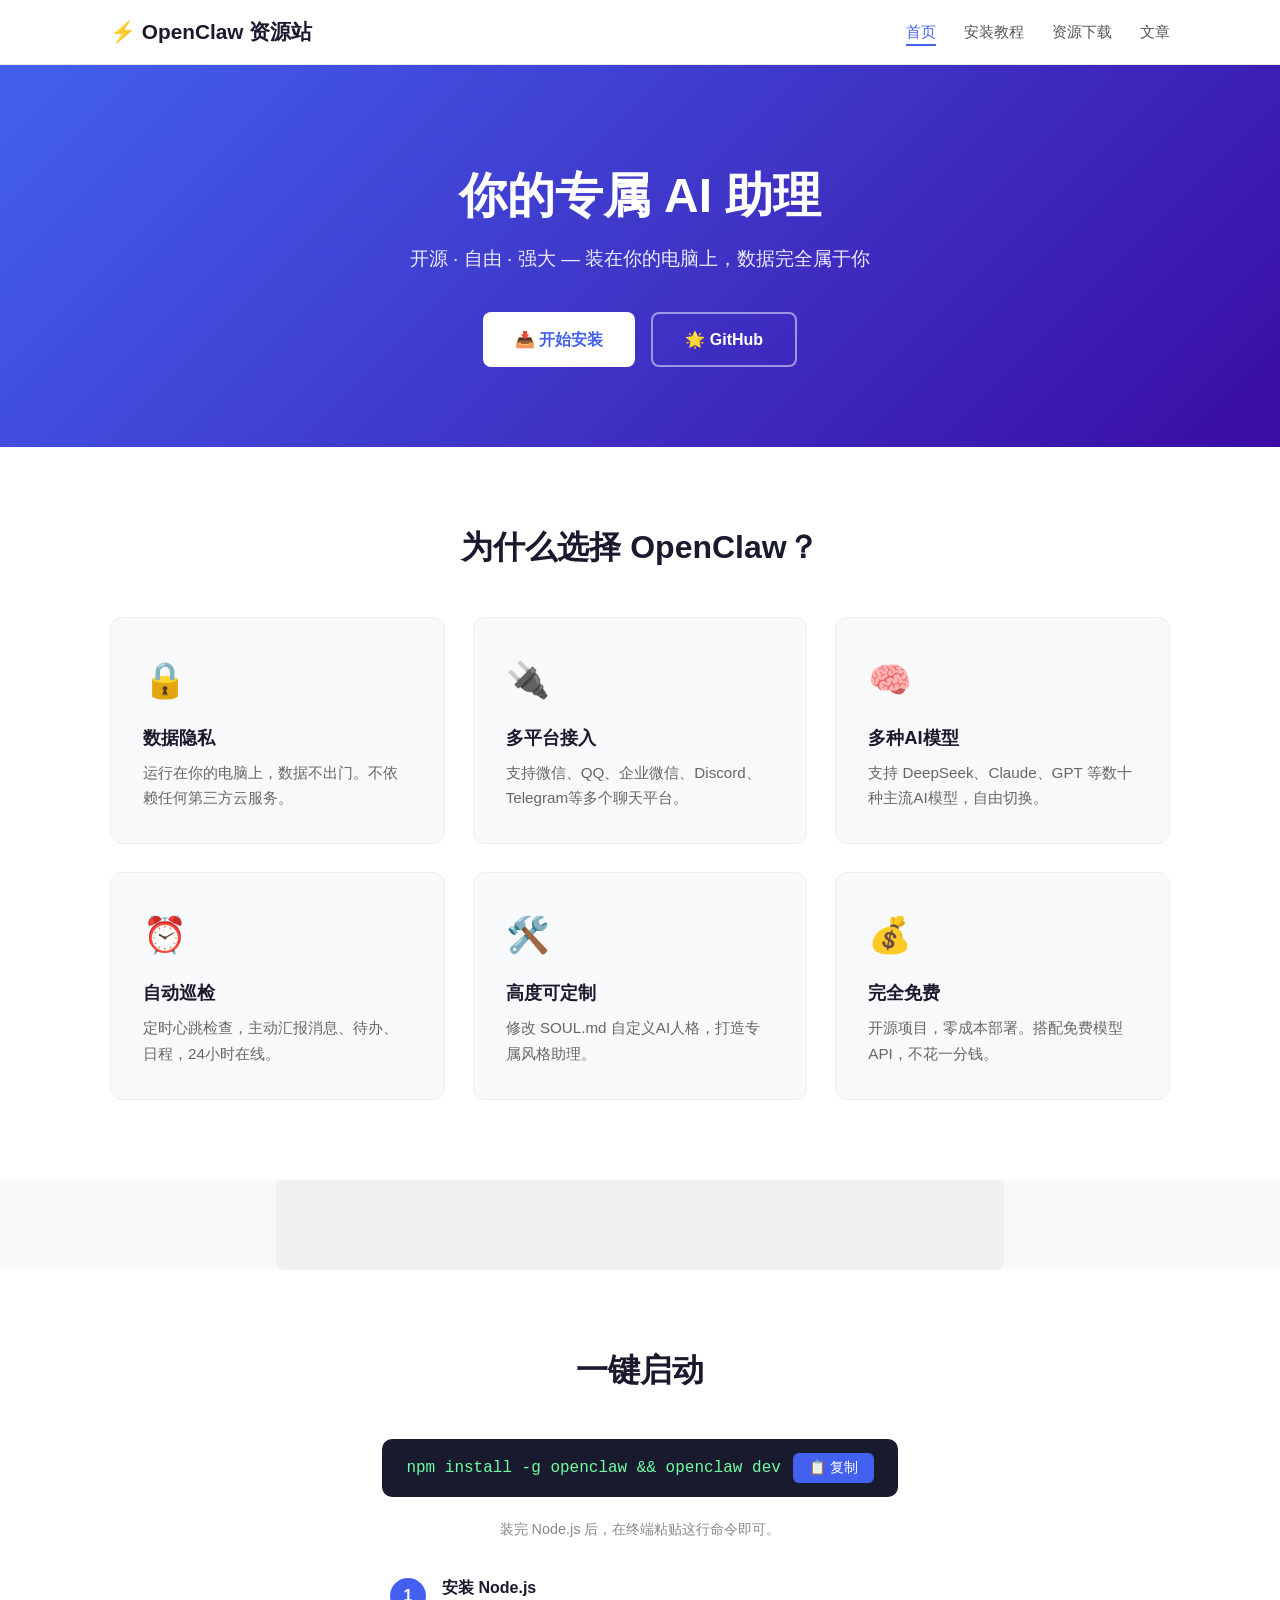
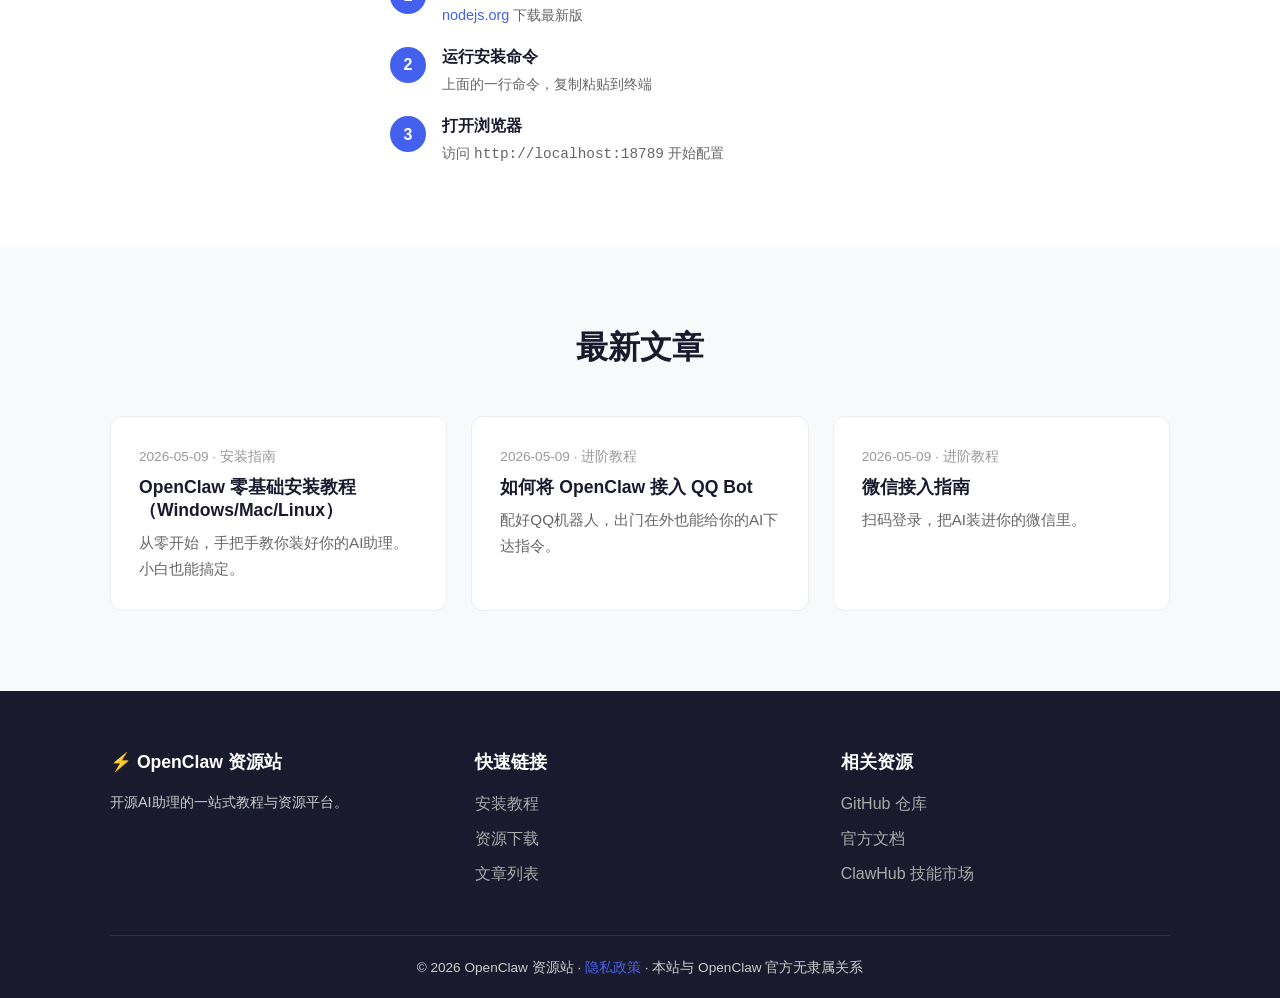
<file: index.html>
<!DOCTYPE html>
<html lang="zh-CN">
<head>
    <meta charset="UTF-8">
    <meta name="viewport" content="width=device-width, initial-scale=1.0">
    <meta name="description" content="OpenClaw 资源站 - 开源个人AI助理，教程、工具、模板一站式资源平台">
    <meta name="keywords" content="OpenClaw, AI助理, 开源AI, 人工智能, 效率工具">
    <title>OpenClaw 资源站 | 开源AI助理一站式教程</title>
    <link rel="stylesheet" href="assets/css/style.css">
    <!-- Google AdSense -->
    <script async src="https://pagead2.googlesyndication.com/pagead/js/adsbygoogle.js?client=ca-pub-6856391807962529" crossorigin="anonymous"></script>
</head>
<body>
    <!-- 导航栏 -->
    <nav class="navbar">
        <div class="container">
            <a href="index.html" class="logo">⚡ OpenClaw 资源站</a>
            <ul class="nav-links">
                <li><a href="index.html" class="active">首页</a></li>
                <li><a href="pages/install.html">安装教程</a></li>
                <li><a href="pages/resources.html">资源下载</a></li>
                <li><a href="pages/blog.html">文章</a></li>
            </ul>
            <button class="menu-toggle" id="menuToggle">☰</button>
        </div>
    </nav>

    <!-- Hero 区域 -->
    <header class="hero">
        <div class="container">
            <h1>你的专属 AI 助理</h1>
            <p class="hero-subtitle">开源 · 自由 · 强大 — 装在你的电脑上，数据完全属于你</p>
            <div class="hero-actions">
                <a href="pages/install.html" class="btn btn-primary">📥 开始安装</a>
                <a href="https://github.com/openclaw/openclaw" target="_blank" class="btn btn-outline">🌟 GitHub</a>
            </div>
        </div>
    </header>

    <!-- 特性区 -->
    <section class="features">
        <div class="container">
            <h2 class="section-title">为什么选择 OpenClaw？</h2>
            <div class="features-grid">
                <div class="feature-card">
                    <div class="feature-icon">🔒</div>
                    <h3>数据隐私</h3>
                    <p>运行在你的电脑上，数据不出门。不依赖任何第三方云服务。</p>
                </div>
                <div class="feature-card">
                    <div class="feature-icon">🔌</div>
                    <h3>多平台接入</h3>
                    <p>支持微信、QQ、企业微信、Discord、Telegram等多个聊天平台。</p>
                </div>
                <div class="feature-card">
                    <div class="feature-icon">🧠</div>
                    <h3>多种AI模型</h3>
                    <p>支持 DeepSeek、Claude、GPT 等数十种主流AI模型，自由切换。</p>
                </div>
                <div class="feature-card">
                    <div class="feature-icon">⏰</div>
                    <h3>自动巡检</h3>
                    <p>定时心跳检查，主动汇报消息、待办、日程，24小时在线。</p>
                </div>
                <div class="feature-card">
                    <div class="feature-icon">🛠️</div>
                    <h3>高度可定制</h3>
                    <p>修改 SOUL.md 自定义AI人格，打造专属风格助理。</p>
                </div>
                <div class="feature-card">
                    <div class="feature-icon">💰</div>
                    <h3>完全免费</h3>
                    <p>开源项目，零成本部署。搭配免费模型API，不花一分钱。</p>
                </div>
            </div>
        </div>
    </section>

    <!-- 广告位 -->
    <div class="ad-container">
        <ins class="adsbygoogle" style="display:block" data-ad-client="ca-pub-6856391807962529" data-ad-slot="1234567890" data-ad-format="auto"></ins>
    </div>
    <script>(adsbygoogle = window.adsbygoogle || []).push({});</script>

    <!-- 快速入门 -->
    <section class="quickstart">
        <div class="container">
            <h2 class="section-title">一键启动</h2>
            <div class="code-block">
                <code>npm install -g openclaw && openclaw dev</code>
                <button class="copy-btn" onclick="copyCode(this)">📋 复制</button>
            </div>
            <p class="quickstart-note">装完 Node.js 后，在终端粘贴这行命令即可。</p>
            <div class="quickstart-steps">
                <div class="step">
                    <span class="step-num">1</span>
                    <div>
                        <h4>安装 Node.js</h4>
                        <p><a href="https://nodejs.org" target="_blank">nodejs.org</a> 下载最新版</p>
                    </div>
                </div>
                <div class="step">
                    <span class="step-num">2</span>
                    <div>
                        <h4>运行安装命令</h4>
                        <p>上面的一行命令，复制粘贴到终端</p>
                    </div>
                </div>
                <div class="step">
                    <span class="step-num">3</span>
                    <div>
                        <h4>打开浏览器</h4>
                        <p>访问 <code>http://localhost:18789</code> 开始配置</p>
                    </div>
                </div>
            </div>
        </div>
    </section>

    <!-- 最新文章 -->
    <section class="latest-posts">
        <div class="container">
            <h2 class="section-title">最新文章</h2>
            <div class="posts-grid">
                <article class="post-card">
                    <div class="post-meta">2026-05-09 · 安装指南</div>
                    <h3><a href="pages/install.html">OpenClaw 零基础安装教程（Windows/Mac/Linux）</a></h3>
                    <p>从零开始，手把手教你装好你的AI助理。小白也能搞定。</p>
                </article>
                <article class="post-card">
                    <div class="post-meta">2026-05-09 · 进阶教程</div>
                    <h3><a href="pages/install.html#qq">如何将 OpenClaw 接入 QQ Bot</a></h3>
                    <p>配好QQ机器人，出门在外也能给你的AI下达指令。</p>
                </article>
                <article class="post-card">
                    <div class="post-meta">2026-05-09 · 进阶教程</div>
                    <h3><a href="pages/install.html#wechat">微信接入指南</a></h3>
                    <p>扫码登录，把AI装进你的微信里。</p>
                </article>
            </div>
        </div>
    </section>

    <!-- 页脚 -->
    <footer class="footer">
        <div class="container">
            <div class="footer-content">
                <div class="footer-section">
                    <h3>⚡ OpenClaw 资源站</h3>
                    <p>开源AI助理的一站式教程与资源平台。</p>
                </div>
                <div class="footer-section">
                    <h3>快速链接</h3>
                    <ul>
                        <li><a href="pages/install.html">安装教程</a></li>
                        <li><a href="pages/resources.html">资源下载</a></li>
                        <li><a href="pages/blog.html">文章列表</a></li>
                    </ul>
                </div>
                <div class="footer-section">
                    <h3>相关资源</h3>
                    <ul>
                        <li><a href="https://github.com/openclaw/openclaw" target="_blank">GitHub 仓库</a></li>
                        <li><a href="https://docs.openclaw.ai" target="_blank">官方文档</a></li>
                        <li><a href="https://clawhub.ai" target="_blank">ClawHub 技能市场</a></li>
                    </ul>
                </div>
            </div>
            <div class="footer-bottom">
                <p>&copy; 2026 OpenClaw 资源站 · <a href="pages/privacy.html">隐私政策</a> · 本站与 OpenClaw 官方无隶属关系</p>
            </div>
        </div>
    </footer>

    <script src="assets/js/main.js"></script>
</body>
</html>
</file>
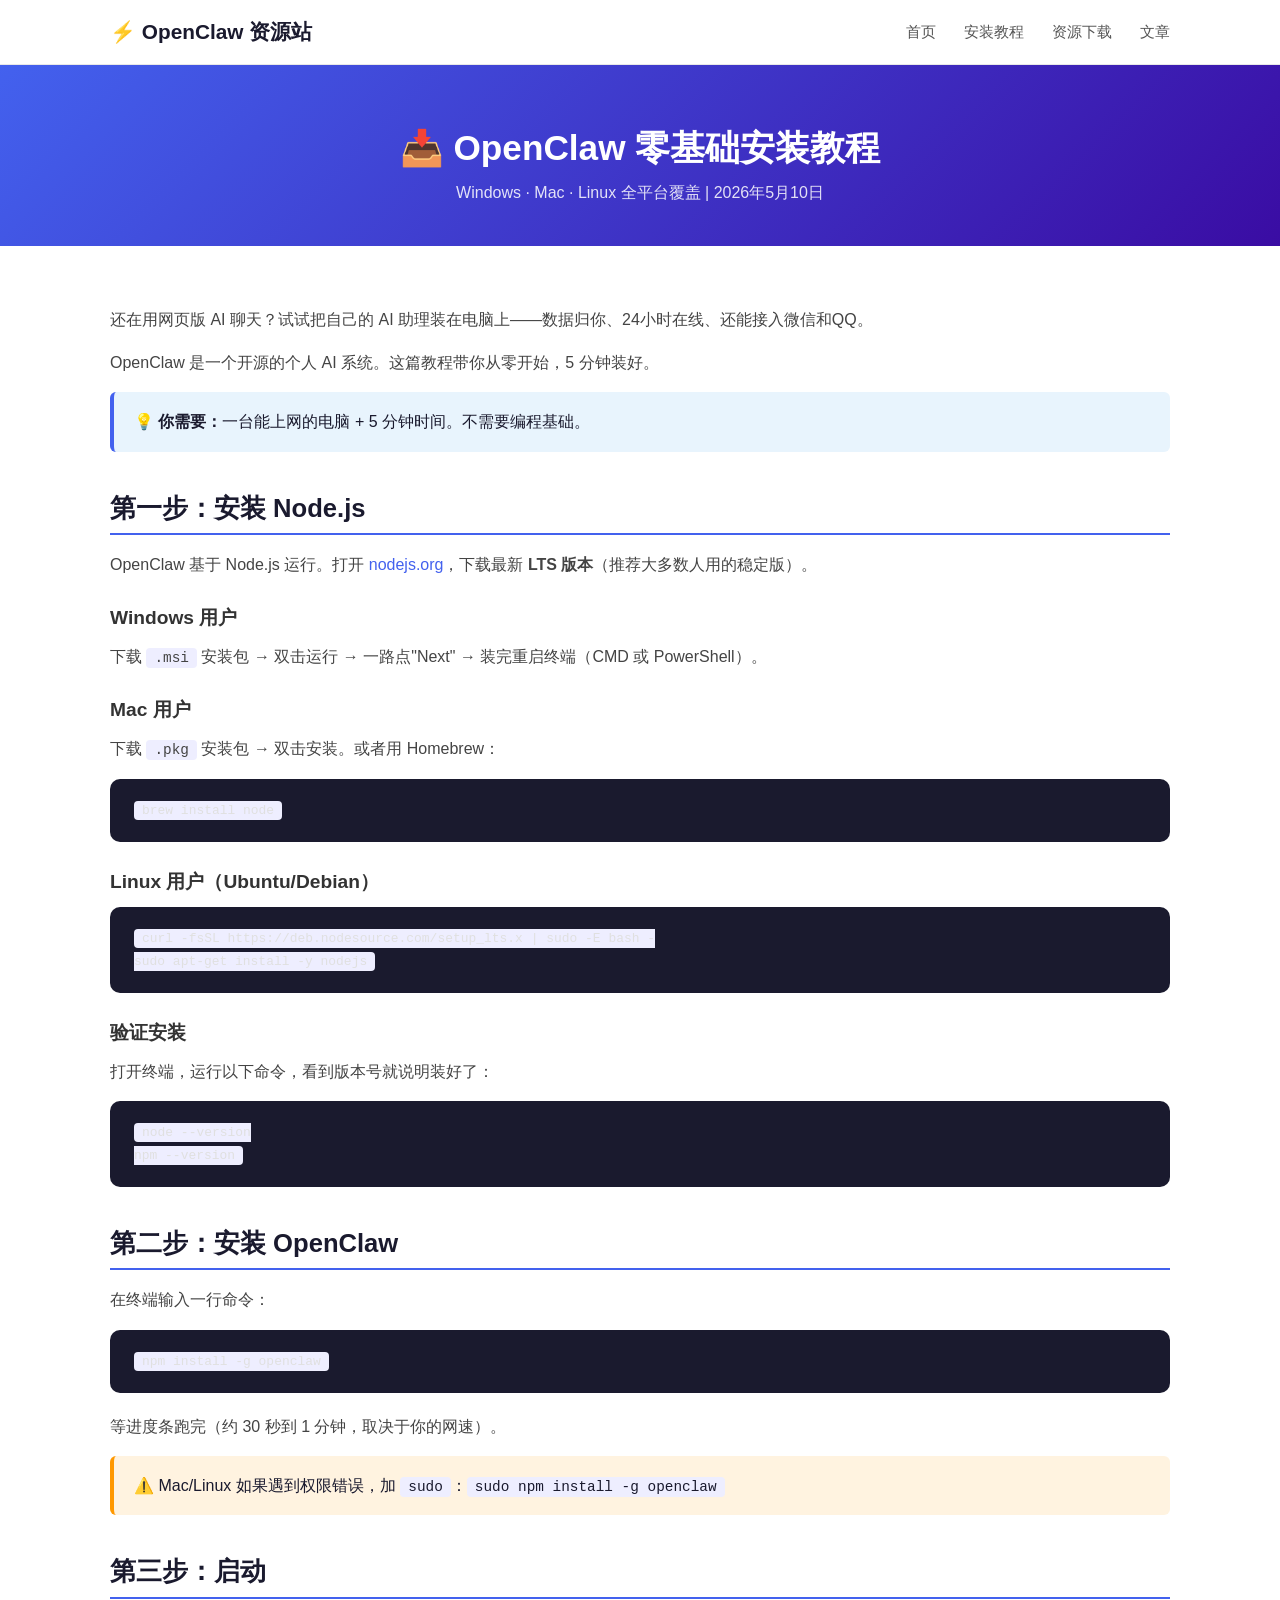
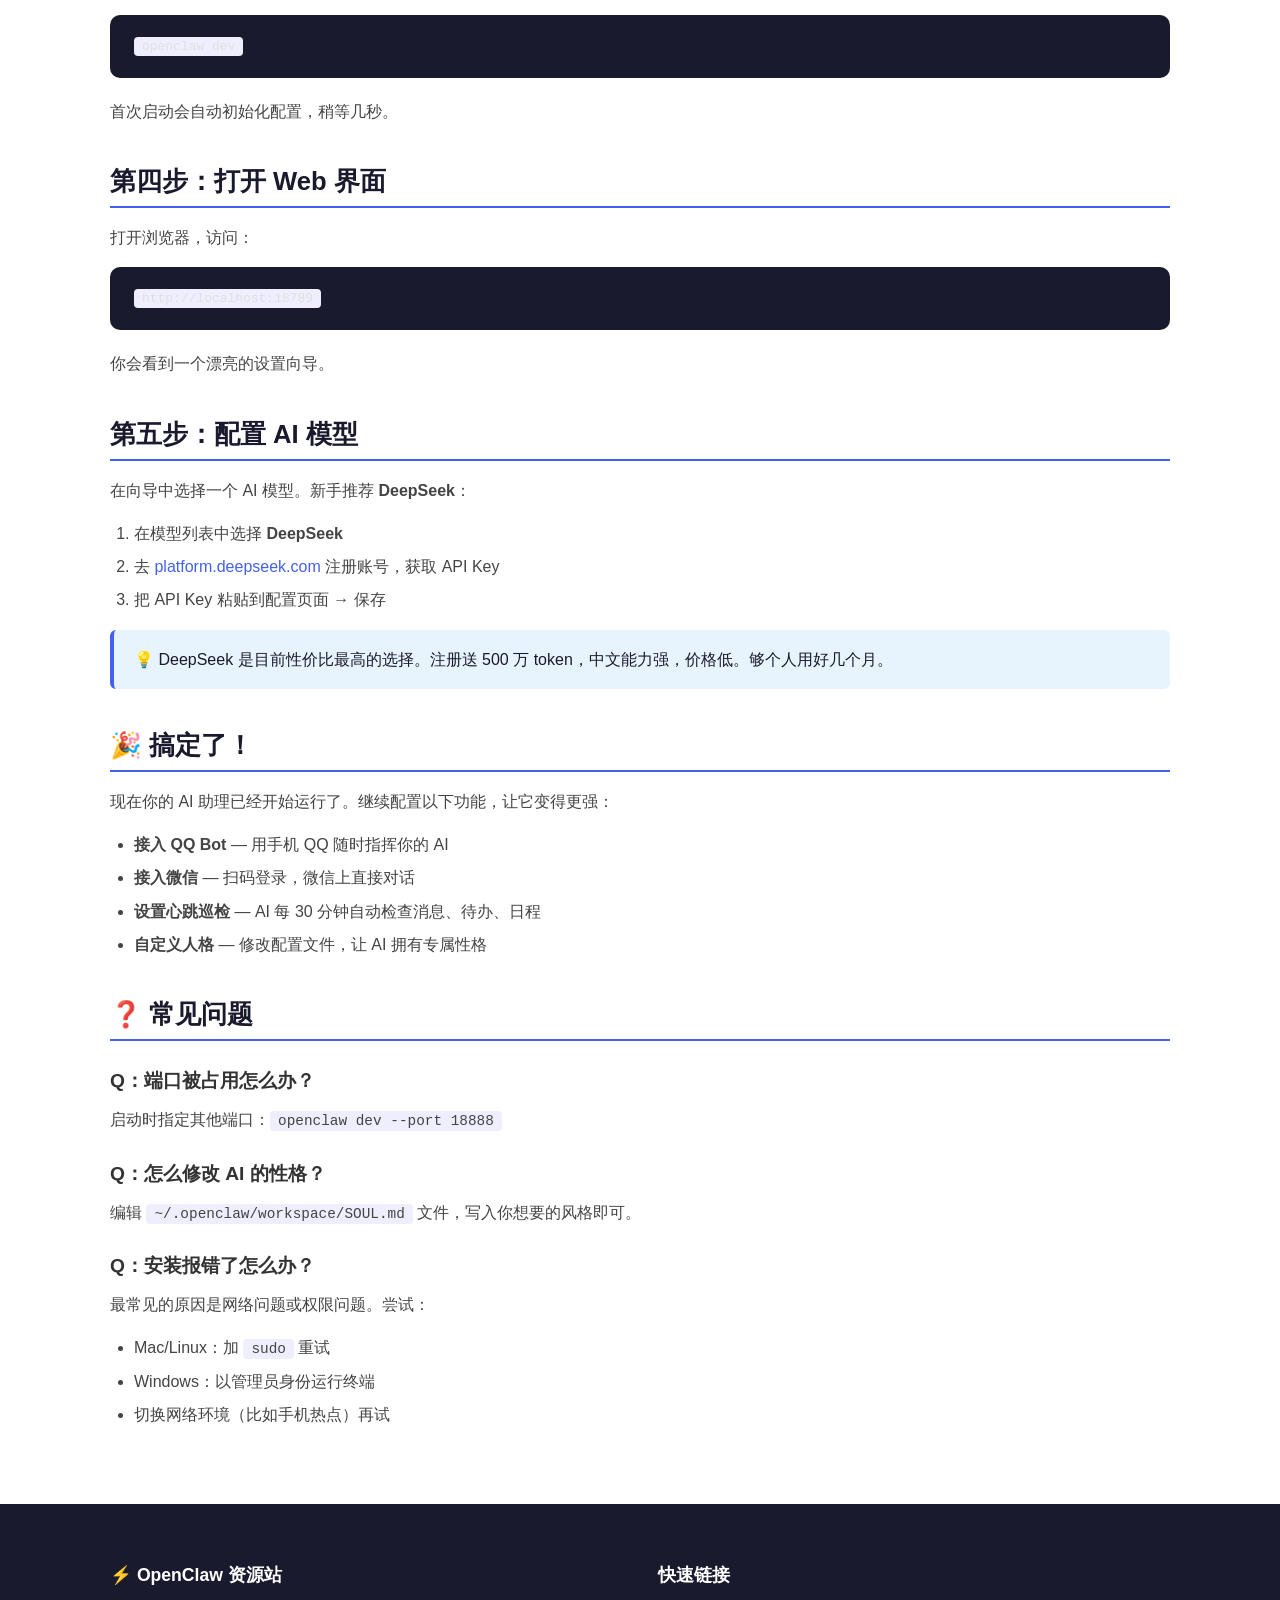
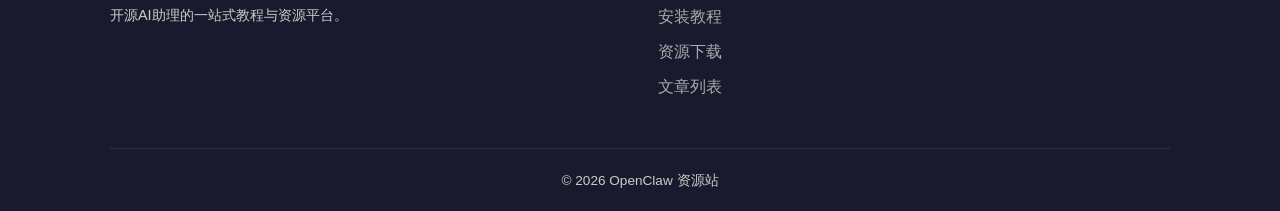
<file: pages/blog-post-install.html>
<!DOCTYPE html>
<html lang="zh-CN">
<head>
    <meta charset="UTF-8">
    <meta name="viewport" content="width=device-width, initial-scale=1.0">
    <meta name="description" content="OpenClaw 安装教程 - Windows/Mac/Linux 零基础手把手教学，5分钟让你的电脑拥有AI助理">
    <title>OpenClaw 零基础安装教程（全平台） | OpenClaw 资源站</title>
    <link rel="stylesheet" href="../assets/css/style.css">
    <!-- Google AdSense -->
    <script async src="https://pagead2.googlesyndication.com/pagead/js/adsbygoogle.js?client=ca-pub-6856391807962529" crossorigin="anonymous"></script>
</head>
<body>
    <nav class="navbar">
        <div class="container">
            <a href="../index.html" class="logo">⚡ OpenClaw 资源站</a>
            <ul class="nav-links">
                <li><a href="../index.html">首页</a></li>
                <li><a href="install.html">安装教程</a></li>
                <li><a href="resources.html">资源下载</a></li>
                <li><a href="blog.html">文章</a></li>
            </ul>
            <button class="menu-toggle">☰</button>
        </div>
    </nav>

    <header class="page-header">
        <div class="container">
            <h1>📥 OpenClaw 零基础安装教程</h1>
            <p>Windows · Mac · Linux 全平台覆盖 | 2026年5月10日</p>
        </div>
    </header>

    <section class="content-section">
        <div class="container">
            <p>还在用网页版 AI 聊天？试试把自己的 AI 助理装在电脑上——数据归你、24小时在线、还能接入微信和QQ。</p>
            <p>OpenClaw 是一个开源的个人 AI 系统。这篇教程带你从零开始，5 分钟装好。</p>

            <div class="tip-box">
                💡 <strong>你需要：</strong>一台能上网的电脑 + 5 分钟时间。不需要编程基础。
            </div>

            <h2>第一步：安装 Node.js</h2>
            <p>OpenClaw 基于 Node.js 运行。打开 <a href="https://nodejs.org" target="_blank">nodejs.org</a>，下载最新 <strong>LTS 版本</strong>（推荐大多数人用的稳定版）。</p>

            <h3>Windows 用户</h3>
            <p>下载 <code>.msi</code> 安装包 → 双击运行 → 一路点"Next" → 装完重启终端（CMD 或 PowerShell）。</p>

            <h3>Mac 用户</h3>
            <p>下载 <code>.pkg</code> 安装包 → 双击安装。或者用 Homebrew：</p>
            <pre><code>brew install node</code></pre>

            <h3>Linux 用户（Ubuntu/Debian）</h3>
            <pre><code>curl -fsSL https://deb.nodesource.com/setup_lts.x | sudo -E bash -
sudo apt-get install -y nodejs</code></pre>

            <h3>验证安装</h3>
            <p>打开终端，运行以下命令，看到版本号就说明装好了：</p>
            <pre><code>node --version
npm --version</code></pre>

            <h2>第二步：安装 OpenClaw</h2>
            <p>在终端输入一行命令：</p>
            <pre><code>npm install -g openclaw</code></pre>
            <p>等进度条跑完（约 30 秒到 1 分钟，取决于你的网速）。</p>
            <div class="warn-box">
                ⚠️ Mac/Linux 如果遇到权限错误，加 <code>sudo</code>：<code>sudo npm install -g openclaw</code>
            </div>

            <h2>第三步：启动</h2>
            <pre><code>openclaw dev</code></pre>
            <p>首次启动会自动初始化配置，稍等几秒。</p>

            <h2>第四步：打开 Web 界面</h2>
            <p>打开浏览器，访问：</p>
            <pre><code>http://localhost:18789</code></pre>
            <p>你会看到一个漂亮的设置向导。</p>

            <h2>第五步：配置 AI 模型</h2>
            <p>在向导中选择一个 AI 模型。新手推荐 <strong>DeepSeek</strong>：</p>
            <ol>
                <li>在模型列表中选择 <strong>DeepSeek</strong></li>
                <li>去 <a href="https://platform.deepseek.com" target="_blank">platform.deepseek.com</a> 注册账号，获取 API Key</li>
                <li>把 API Key 粘贴到配置页面 → 保存</li>
            </ol>
            <div class="tip-box">
                💡 DeepSeek 是目前性价比最高的选择。注册送 500 万 token，中文能力强，价格低。够个人用好几个月。
            </div>

            <h2>🎉 搞定了！</h2>
            <p>现在你的 AI 助理已经开始运行了。继续配置以下功能，让它变得更强：</p>
            <ul>
                <li><strong>接入 QQ Bot</strong> — 用手机 QQ 随时指挥你的 AI</li>
                <li><strong>接入微信</strong> — 扫码登录，微信上直接对话</li>
                <li><strong>设置心跳巡检</strong> — AI 每 30 分钟自动检查消息、待办、日程</li>
                <li><strong>自定义人格</strong> — 修改配置文件，让 AI 拥有专属性格</li>
            </ul>

            <h2>❓ 常见问题</h2>
            <h3>Q：端口被占用怎么办？</h3>
            <p>启动时指定其他端口：<code>openclaw dev --port 18888</code></p>

            <h3>Q：怎么修改 AI 的性格？</h3>
            <p>编辑 <code>~/.openclaw/workspace/SOUL.md</code> 文件，写入你想要的风格即可。</p>

            <h3>Q：安装报错了怎么办？</h3>
            <p>最常见的原因是网络问题或权限问题。尝试：</p>
            <ul>
                <li>Mac/Linux：加 <code>sudo</code> 重试</li>
                <li>Windows：以管理员身份运行终端</li>
                <li>切换网络环境（比如手机热点）再试</li>
            </ul>
        </div>
    </section>

    <footer class="footer">
        <div class="container">
            <div class="footer-content">
                <div class="footer-section">
                    <h3>⚡ OpenClaw 资源站</h3>
                    <p>开源AI助理的一站式教程与资源平台。</p>
                </div>
                <div class="footer-section">
                    <h3>快速链接</h3>
                    <ul>
                        <li><a href="install.html">安装教程</a></li>
                        <li><a href="resources.html">资源下载</a></li>
                        <li><a href="blog.html">文章列表</a></li>
                    </ul>
                </div>
            </div>
            <div class="footer-bottom">
                <p>&copy; 2026 OpenClaw 资源站</p>
            </div>
        </div>
    </footer>
    <script src="../assets/js/main.js"></script>
</body>
</html>
</file>
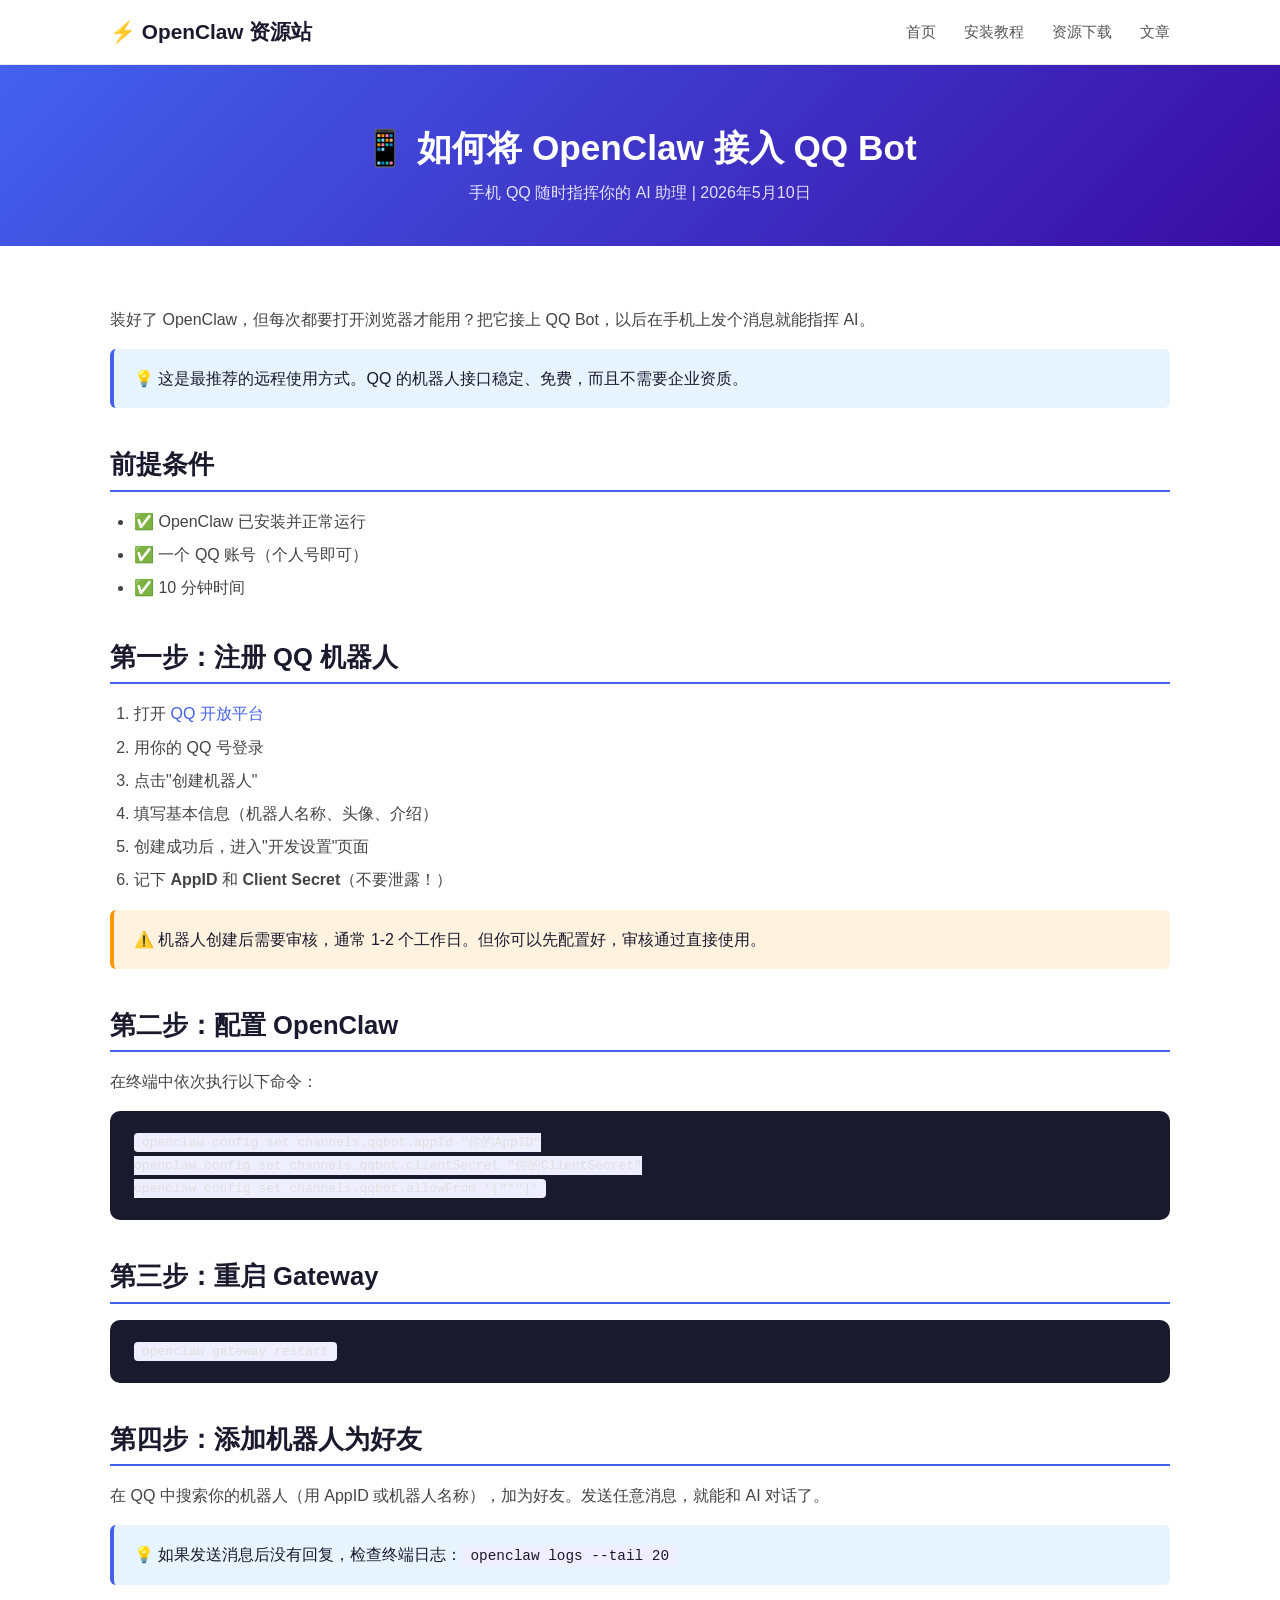
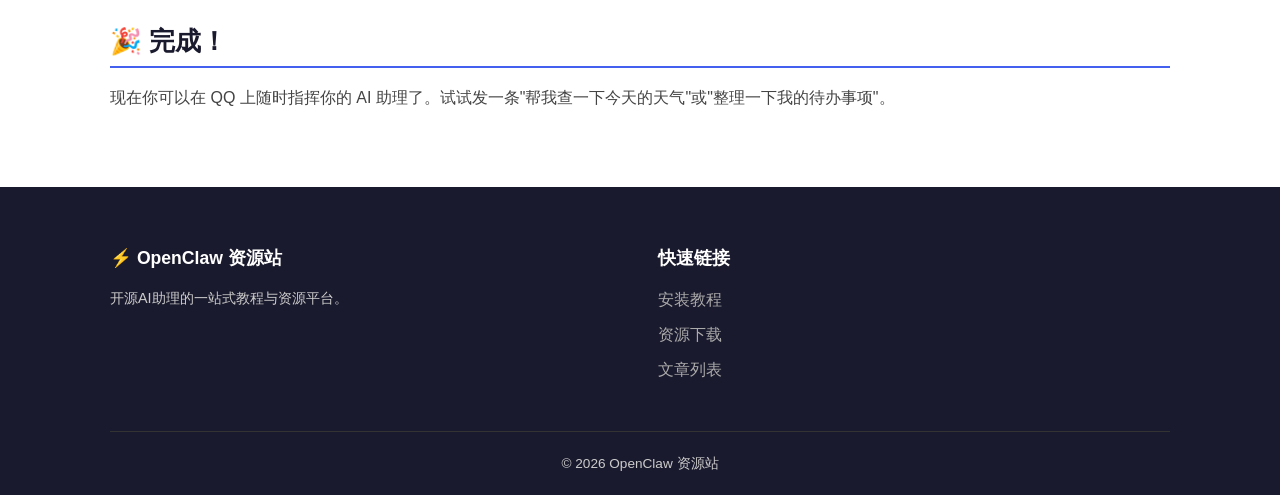
<file: pages/blog-post-qqbot.html>
<!DOCTYPE html>
<html lang="zh-CN">
<head>
    <meta charset="UTF-8">
    <meta name="viewport" content="width=device-width, initial-scale=1.0">
    <title>如何将 OpenClaw 接入 QQ Bot | OpenClaw 资源站</title>
    <link rel="stylesheet" href="../assets/css/style.css">
    <!-- Google AdSense -->
    <script async src="https://pagead2.googlesyndication.com/pagead/js/adsbygoogle.js?client=ca-pub-6856391807962529" crossorigin="anonymous"></script>
</head>
<body>
    <nav class="navbar">
        <div class="container">
            <a href="../index.html" class="logo">⚡ OpenClaw 资源站</a>
            <ul class="nav-links">
                <li><a href="../index.html">首页</a></li>
                <li><a href="install.html">安装教程</a></li>
                <li><a href="resources.html">资源下载</a></li>
                <li><a href="blog.html">文章</a></li>
            </ul>
            <button class="menu-toggle">☰</button>
        </div>
    </nav>

    <header class="page-header">
        <div class="container">
            <h1>📱 如何将 OpenClaw 接入 QQ Bot</h1>
            <p>手机 QQ 随时指挥你的 AI 助理 | 2026年5月10日</p>
        </div>
    </header>

    <section class="content-section">
        <div class="container">
            <p>装好了 OpenClaw，但每次都要打开浏览器才能用？把它接上 QQ Bot，以后在手机上发个消息就能指挥 AI。</p>

            <div class="tip-box">
                💡 这是最推荐的远程使用方式。QQ 的机器人接口稳定、免费，而且不需要企业资质。
            </div>

            <h2>前提条件</h2>
            <ul>
                <li>✅ OpenClaw 已安装并正常运行</li>
                <li>✅ 一个 QQ 账号（个人号即可）</li>
                <li>✅ 10 分钟时间</li>
            </ul>

            <h2>第一步：注册 QQ 机器人</h2>
            <ol>
                <li>打开 <a href="https://q.qq.com" target="_blank">QQ 开放平台</a></li>
                <li>用你的 QQ 号登录</li>
                <li>点击"创建机器人"</li>
                <li>填写基本信息（机器人名称、头像、介绍）</li>
                <li>创建成功后，进入"开发设置"页面</li>
                <li>记下 <strong>AppID</strong> 和 <strong>Client Secret</strong>（不要泄露！）</li>
            </ol>
            <div class="warn-box">
                ⚠️ 机器人创建后需要审核，通常 1-2 个工作日。但你可以先配置好，审核通过直接使用。
            </div>

            <h2>第二步：配置 OpenClaw</h2>
            <p>在终端中依次执行以下命令：</p>
            <pre><code>openclaw config set channels.qqbot.appId "你的AppID"
openclaw config set channels.qqbot.clientSecret "你的ClientSecret"
openclaw config set channels.qqbot.allowFrom '["*"]'</code></pre>

            <h2>第三步：重启 Gateway</h2>
            <pre><code>openclaw gateway restart</code></pre>

            <h2>第四步：添加机器人为好友</h2>
            <p>在 QQ 中搜索你的机器人（用 AppID 或机器人名称），加为好友。发送任意消息，就能和 AI 对话了。</p>
            <div class="tip-box">
                💡 如果发送消息后没有回复，检查终端日志：<code>openclaw logs --tail 20</code>
            </div>

            <h2>🎉 完成！</h2>
            <p>现在你可以在 QQ 上随时指挥你的 AI 助理了。试试发一条"帮我查一下今天的天气"或"整理一下我的待办事项"。</p>
        </div>
    </section>

    <footer class="footer">
        <div class="container">
            <div class="footer-content">
                <div class="footer-section">
                    <h3>⚡ OpenClaw 资源站</h3>
                    <p>开源AI助理的一站式教程与资源平台。</p>
                </div>
                <div class="footer-section">
                    <h3>快速链接</h3>
                    <ul>
                        <li><a href="install.html">安装教程</a></li>
                        <li><a href="resources.html">资源下载</a></li>
                        <li><a href="blog.html">文章列表</a></li>
                    </ul>
                </div>
            </div>
            <div class="footer-bottom">
                <p>&copy; 2026 OpenClaw 资源站</p>
            </div>
        </div>
    </footer>
    <script src="../assets/js/main.js"></script>
</body>
</html>
</file>
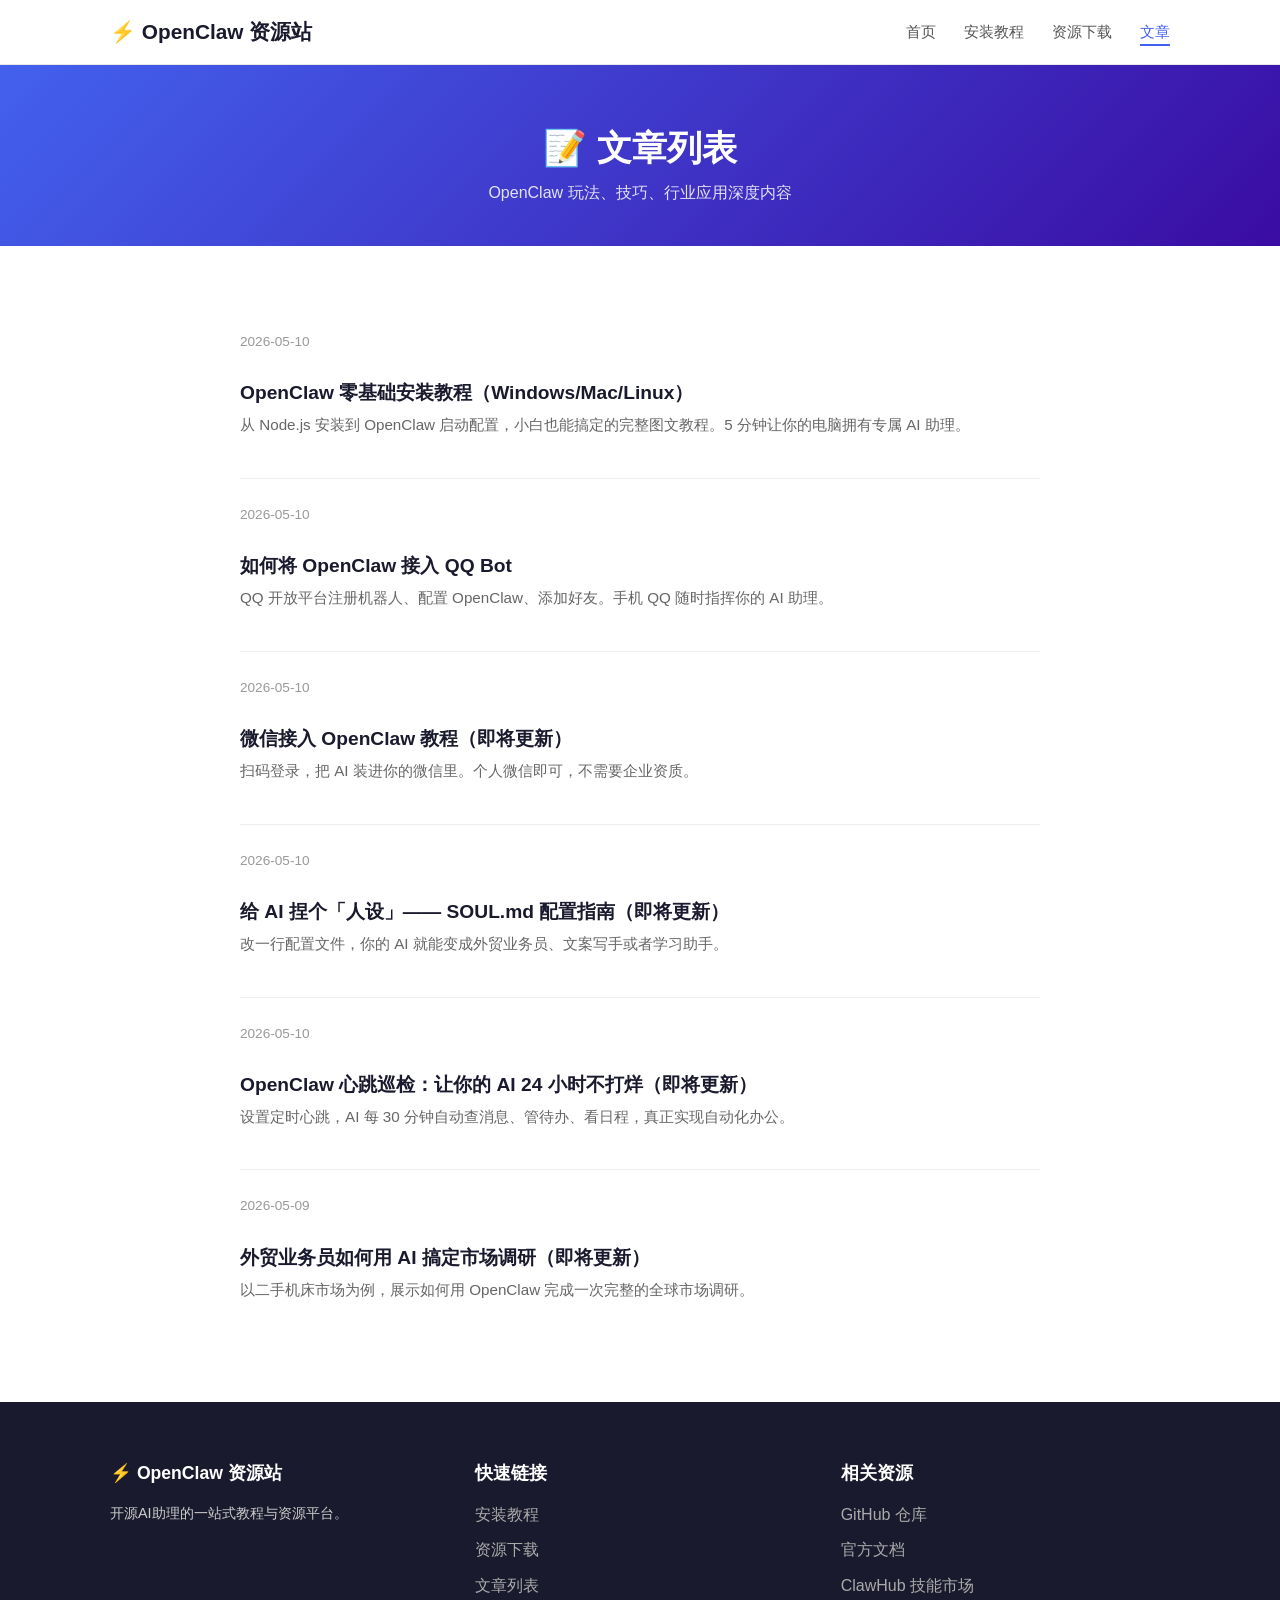
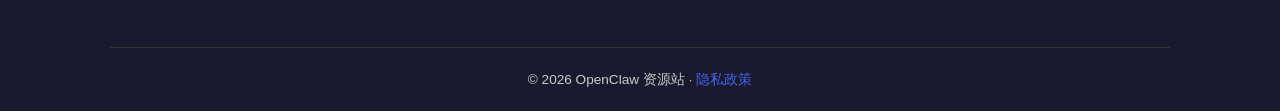
<file: pages/blog.html>
<!DOCTYPE html>
<html lang="zh-CN">
<head>
    <meta charset="UTF-8">
    <meta name="viewport" content="width=device-width, initial-scale=1.0">
    <meta name="description" content="OpenClaw 教程文章 - AI助理安装配置、玩法技巧、行业应用">
    <title>文章列表 | OpenClaw 资源站</title>
    <link rel="stylesheet" href="../assets/css/style.css">
    <!-- Google AdSense -->
    <script async src="https://pagead2.googlesyndication.com/pagead/js/adsbygoogle.js?client=ca-pub-6856391807962529" crossorigin="anonymous"></script>
</head>
<body>
    <nav class="navbar">
        <div class="container">
            <a href="../index.html" class="logo">⚡ OpenClaw 资源站</a>
            <ul class="nav-links">
                <li><a href="../index.html">首页</a></li>
                <li><a href="install.html">安装教程</a></li>
                <li><a href="resources.html">资源下载</a></li>
                <li><a href="blog.html" class="active">文章</a></li>
            </ul>
            <button class="menu-toggle">☰</button>
        </div>
    </nav>

    <header class="page-header">
        <div class="container">
            <h1>📝 文章列表</h1>
            <p>OpenClaw 玩法、技巧、行业应用深度内容</p>
        </div>
    </header>

    <section class="content-section">
        <div class="container">
            <div class="blog-list">

                <article class="blog-item">
                    <div class="date">2026-05-10</div>
                    <h3><a href="blog-post-install.html">OpenClaw 零基础安装教程（Windows/Mac/Linux）</a></h3>
                    <p>从 Node.js 安装到 OpenClaw 启动配置，小白也能搞定的完整图文教程。5 分钟让你的电脑拥有专属 AI 助理。</p>
                </article>

                <article class="blog-item">
                    <div class="date">2026-05-10</div>
                    <h3><a href="blog-post-qqbot.html">如何将 OpenClaw 接入 QQ Bot</a></h3>
                    <p>QQ 开放平台注册机器人、配置 OpenClaw、添加好友。手机 QQ 随时指挥你的 AI 助理。</p>
                </article>

                <article class="blog-item">
                    <div class="date">2026-05-10</div>
                    <h3><a href="blog-post-wechat.html">微信接入 OpenClaw 教程（即将更新）</a></h3>
                    <p>扫码登录，把 AI 装进你的微信里。个人微信即可，不需要企业资质。</p>
                </article>

                <article class="blog-item">
                    <div class="date">2026-05-10</div>
                    <h3><a href="blog-post-soul.html">给 AI 捏个「人设」—— SOUL.md 配置指南（即将更新）</a></h3>
                    <p>改一行配置文件，你的 AI 就能变成外贸业务员、文案写手或者学习助手。</p>
                </article>

                <article class="blog-item">
                    <div class="date">2026-05-10</div>
                    <h3><a href="blog-post-heartbeat.html">OpenClaw 心跳巡检：让你的 AI 24 小时不打烊（即将更新）</a></h3>
                    <p>设置定时心跳，AI 每 30 分钟自动查消息、管待办、看日程，真正实现自动化办公。</p>
                </article>

                <article class="blog-item">
                    <div class="date">2026-05-09</div>
                    <h3><a href="blog-post-research.html">外贸业务员如何用 AI 搞定市场调研（即将更新）</a></h3>
                    <p>以二手机床市场为例，展示如何用 OpenClaw 完成一次完整的全球市场调研。</p>
                </article>

            </div>
        </div>
    </section>

    <footer class="footer">
        <div class="container">
            <div class="footer-content">
                <div class="footer-section">
                    <h3>⚡ OpenClaw 资源站</h3>
                    <p>开源AI助理的一站式教程与资源平台。</p>
                </div>
                <div class="footer-section">
                    <h3>快速链接</h3>
                    <ul>
                        <li><a href="install.html">安装教程</a></li>
                        <li><a href="resources.html">资源下载</a></li>
                        <li><a href="blog.html">文章列表</a></li>
                    </ul>
                </div>
                <div class="footer-section">
                    <h3>相关资源</h3>
                    <ul>
                        <li><a href="https://github.com/openclaw/openclaw" target="_blank">GitHub 仓库</a></li>
                        <li><a href="https://docs.openclaw.ai" target="_blank">官方文档</a></li>
                        <li><a href="https://clawhub.ai" target="_blank">ClawHub 技能市场</a></li>
                    </ul>
                </div>
            </div>
            <div class="footer-bottom">
                <p>&copy; 2026 OpenClaw 资源站 · <a href="privacy.html">隐私政策</a></p>
            </div>
        </div>
    </footer>
    <script src="../assets/js/main.js"></script>
</body>
</html>
</file>
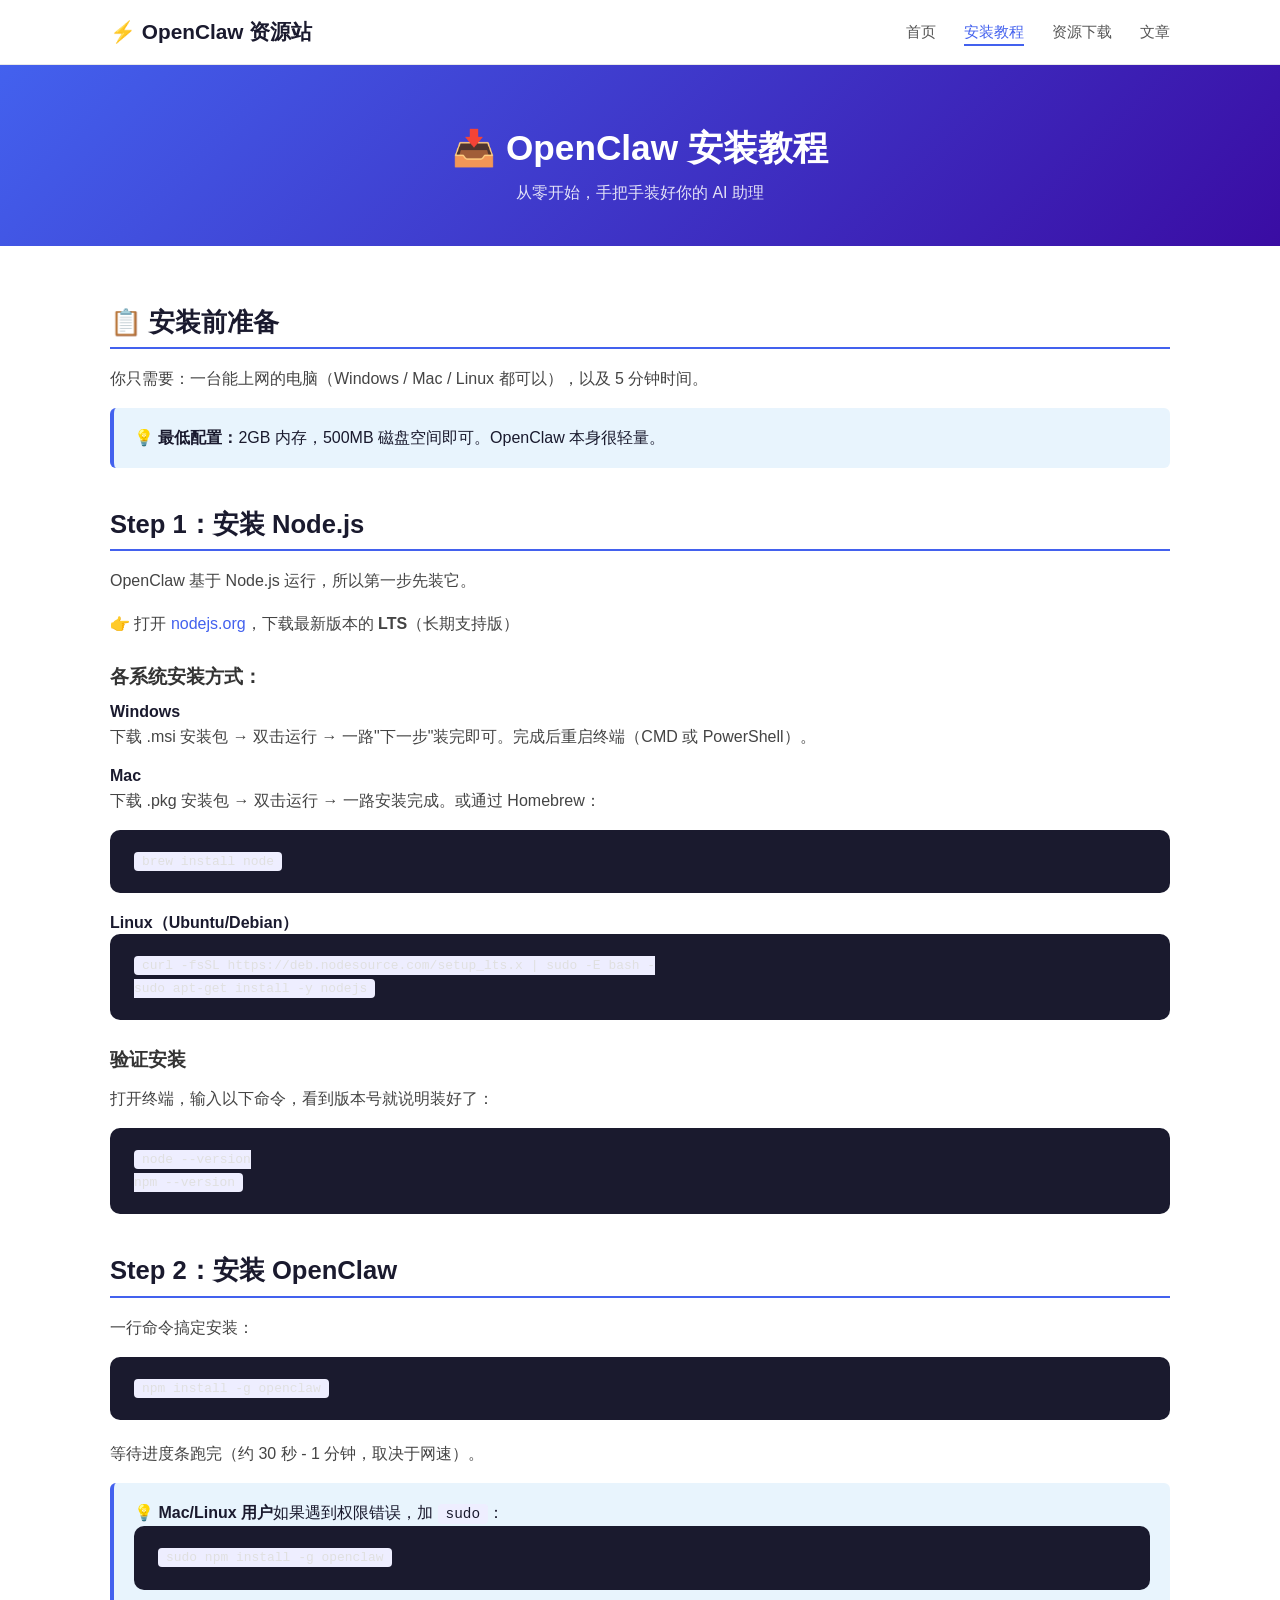
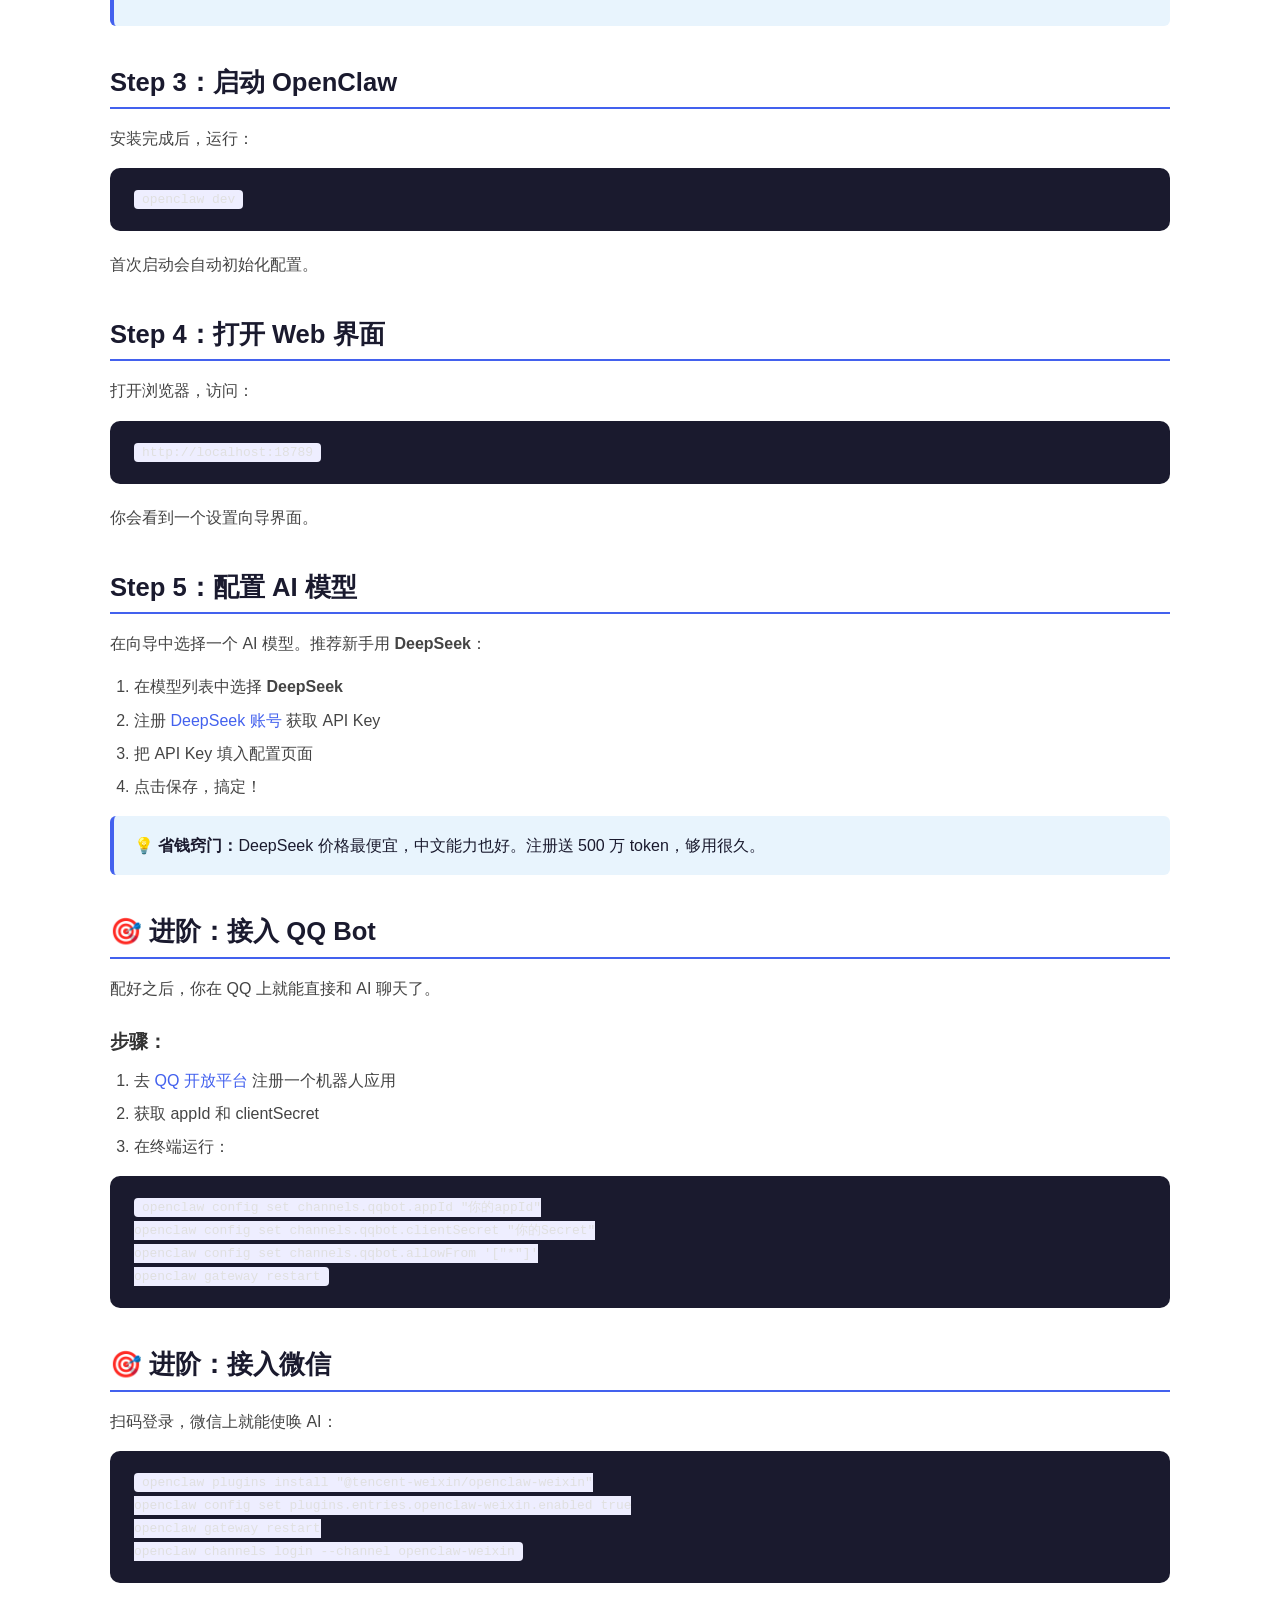
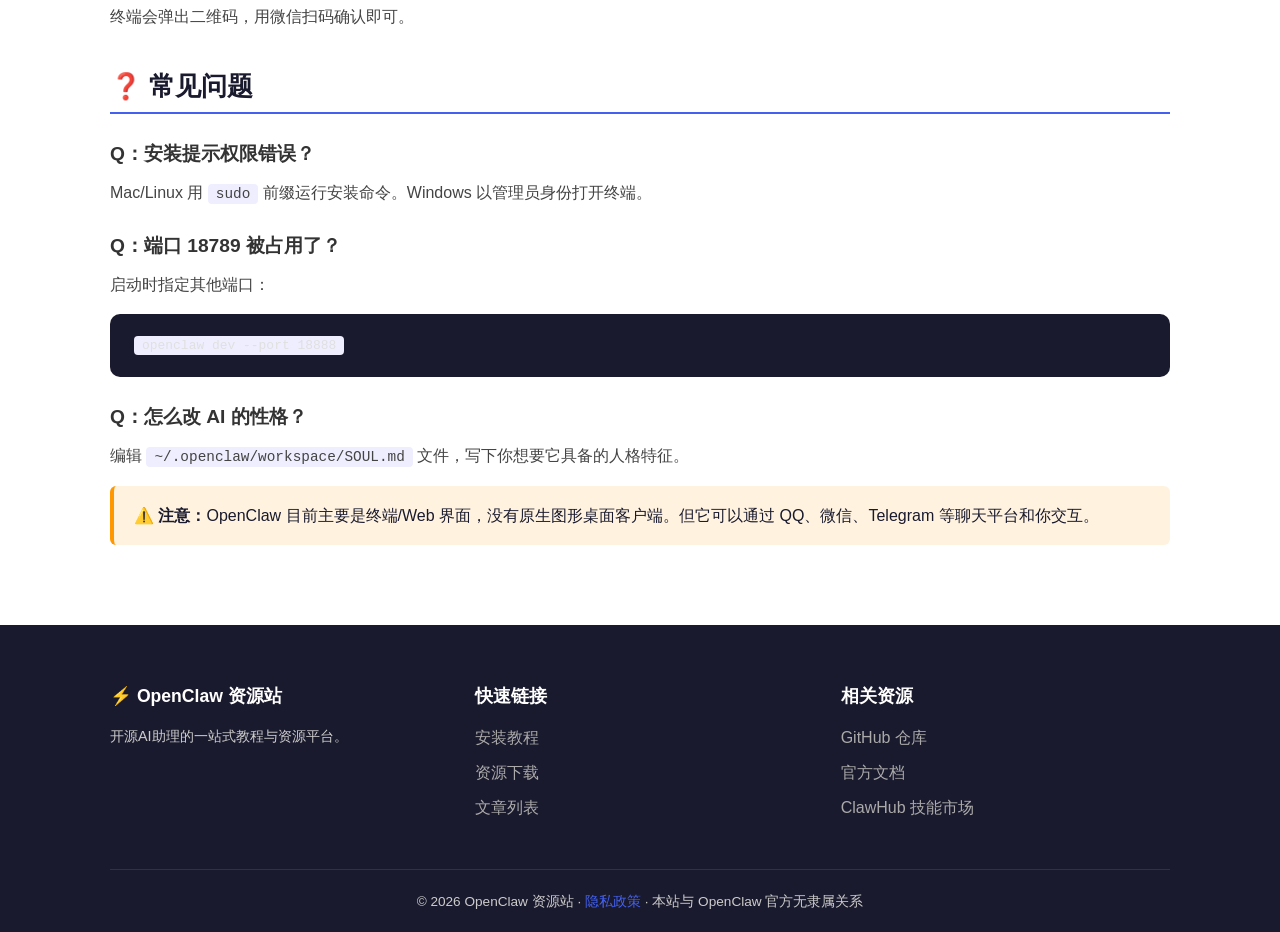
<file: pages/install.html>
<!DOCTYPE html>
<html lang="zh-CN">
<head>
    <meta charset="UTF-8">
    <meta name="viewport" content="width=device-width, initial-scale=1.0">
    <meta name="description" content="OpenClaw 零基础安装教程 - Windows/Mac/Linux 手把手教学">
    <title>OpenClaw 安装教程 | 零基础手把手教学</title>
    <link rel="stylesheet" href="../assets/css/style.css">
    <!-- Google AdSense -->
    <script async src="https://pagead2.googlesyndication.com/pagead/js/adsbygoogle.js?client=ca-pub-6856391807962529" crossorigin="anonymous"></script>
</head>
<body>
    <nav class="navbar">
        <div class="container">
            <a href="../index.html" class="logo">⚡ OpenClaw 资源站</a>
            <ul class="nav-links">
                <li><a href="../index.html">首页</a></li>
                <li><a href="install.html" class="active">安装教程</a></li>
                <li><a href="resources.html">资源下载</a></li>
                <li><a href="blog.html">文章</a></li>
            </ul>
            <button class="menu-toggle" id="menuToggle">☰</button>
        </div>
    </nav>

    <header class="page-header">
        <div class="container">
            <h1>📥 OpenClaw 安装教程</h1>
            <p>从零开始，手把手装好你的 AI 助理</p>
        </div>
    </header>

    <section class="content-section">
        <div class="container">

            <h2>📋 安装前准备</h2>
            <p>你只需要：一台能上网的电脑（Windows / Mac / Linux 都可以），以及 5 分钟时间。</p>
            <div class="tip-box">
                💡 <strong>最低配置：</strong>2GB 内存，500MB 磁盘空间即可。OpenClaw 本身很轻量。
            </div>

            <h2>Step 1：安装 Node.js</h2>
            <p>OpenClaw 基于 Node.js 运行，所以第一步先装它。</p>
            <p>👉 打开 <a href="https://nodejs.org" target="_blank">nodejs.org</a>，下载最新版本的 <strong>LTS</strong>（长期支持版）</p>
            <h3>各系统安装方式：</h3>
            <h4>Windows</h4>
            <p>下载 .msi 安装包 → 双击运行 → 一路"下一步"装完即可。完成后重启终端（CMD 或 PowerShell）。</p>
            
            <h4>Mac</h4>
            <p>下载 .pkg 安装包 → 双击运行 → 一路安装完成。或通过 Homebrew：</p>
            <pre><code>brew install node</code></pre>

            <h4>Linux（Ubuntu/Debian）</h4>
            <pre><code>curl -fsSL https://deb.nodesource.com/setup_lts.x | sudo -E bash -
sudo apt-get install -y nodejs</code></pre>

            <h3>验证安装</h3>
            <p>打开终端，输入以下命令，看到版本号就说明装好了：</p>
            <pre><code>node --version
npm --version</code></pre>

            <h2>Step 2：安装 OpenClaw</h2>
            <p>一行命令搞定安装：</p>
            <pre><code>npm install -g openclaw</code></pre>
            <p>等待进度条跑完（约 30 秒 - 1 分钟，取决于网速）。</p>
            <div class="tip-box">
                💡 <strong>Mac/Linux 用户</strong>如果遇到权限错误，加 <code>sudo</code>：
                <pre><code>sudo npm install -g openclaw</code></pre>
            </div>

            <h2>Step 3：启动 OpenClaw</h2>
            <p>安装完成后，运行：</p>
            <pre><code>openclaw dev</code></pre>
            <p>首次启动会自动初始化配置。</p>

            <h2>Step 4：打开 Web 界面</h2>
            <p>打开浏览器，访问：</p>
            <pre><code>http://localhost:18789</code></pre>
            <p>你会看到一个设置向导界面。</p>

            <h2>Step 5：配置 AI 模型</h2>
            <p>在向导中选择一个 AI 模型。推荐新手用 <strong>DeepSeek</strong>：</p>
            <ol>
                <li>在模型列表中选择 <strong>DeepSeek</strong></li>
                <li>注册 <a href="https://platform.deepseek.com" target="_blank">DeepSeek 账号</a> 获取 API Key</li>
                <li>把 API Key 填入配置页面</li>
                <li>点击保存，搞定！</li>
            </ol>
            <div class="tip-box">
                💡 <strong>省钱窍门：</strong>DeepSeek 价格最便宜，中文能力也好。注册送 500 万 token，够用很久。
            </div>

            <h2 id="qq">🎯 进阶：接入 QQ Bot</h2>
            <p>配好之后，你在 QQ 上就能直接和 AI 聊天了。</p>
            <h3>步骤：</h3>
            <ol>
                <li>去 <a href="https://q.qq.com" target="_blank">QQ 开放平台</a> 注册一个机器人应用</li>
                <li>获取 appId 和 clientSecret</li>
                <li>在终端运行：</li>
            </ol>
            <pre><code>openclaw config set channels.qqbot.appId "你的appId"
openclaw config set channels.qqbot.clientSecret "你的Secret"
openclaw config set channels.qqbot.allowFrom '["*"]'
openclaw gateway restart</code></pre>

            <h2 id="wechat">🎯 进阶：接入微信</h2>
            <p>扫码登录，微信上就能使唤 AI：</p>
            <pre><code>openclaw plugins install "@tencent-weixin/openclaw-weixin"
openclaw config set plugins.entries.openclaw-weixin.enabled true
openclaw gateway restart
openclaw channels login --channel openclaw-weixin</code></pre>
            <p>终端会弹出二维码，用微信扫码确认即可。</p>

            <h2>❓ 常见问题</h2>
            <h3>Q：安装提示权限错误？</h3>
            <p>Mac/Linux 用 <code>sudo</code> 前缀运行安装命令。Windows 以管理员身份打开终端。</p>
            
            <h3>Q：端口 18789 被占用了？</h3>
            <p>启动时指定其他端口：</p>
            <pre><code>openclaw dev --port 18888</code></pre>

            <h3>Q：怎么改 AI 的性格？</h3>
            <p>编辑 <code>~/.openclaw/workspace/SOUL.md</code> 文件，写下你想要它具备的人格特征。</p>

            <div class="warn-box">
                ⚠️ <strong>注意：</strong>OpenClaw 目前主要是终端/Web 界面，没有原生图形桌面客户端。但它可以通过 QQ、微信、Telegram 等聊天平台和你交互。
            </div>
        </div>
    </section>

    <footer class="footer">
        <div class="container">
            <div class="footer-content">
                <div class="footer-section">
                    <h3>⚡ OpenClaw 资源站</h3>
                    <p>开源AI助理的一站式教程与资源平台。</p>
                </div>
                <div class="footer-section">
                    <h3>快速链接</h3>
                    <ul>
                        <li><a href="install.html">安装教程</a></li>
                        <li><a href="resources.html">资源下载</a></li>
                        <li><a href="blog.html">文章列表</a></li>
                    </ul>
                </div>
                <div class="footer-section">
                    <h3>相关资源</h3>
                    <ul>
                        <li><a href="https://github.com/openclaw/openclaw" target="_blank">GitHub 仓库</a></li>
                        <li><a href="https://docs.openclaw.ai" target="_blank">官方文档</a></li>
                        <li><a href="https://clawhub.ai" target="_blank">ClawHub 技能市场</a></li>
                    </ul>
                </div>
            </div>
            <div class="footer-bottom">
                <p>&copy; 2026 OpenClaw 资源站 · <a href="privacy.html">隐私政策</a> · 本站与 OpenClaw 官方无隶属关系</p>
            </div>
        </div>
    </footer>
    <script src="../assets/js/main.js"></script>
</body>
</html>
</file>
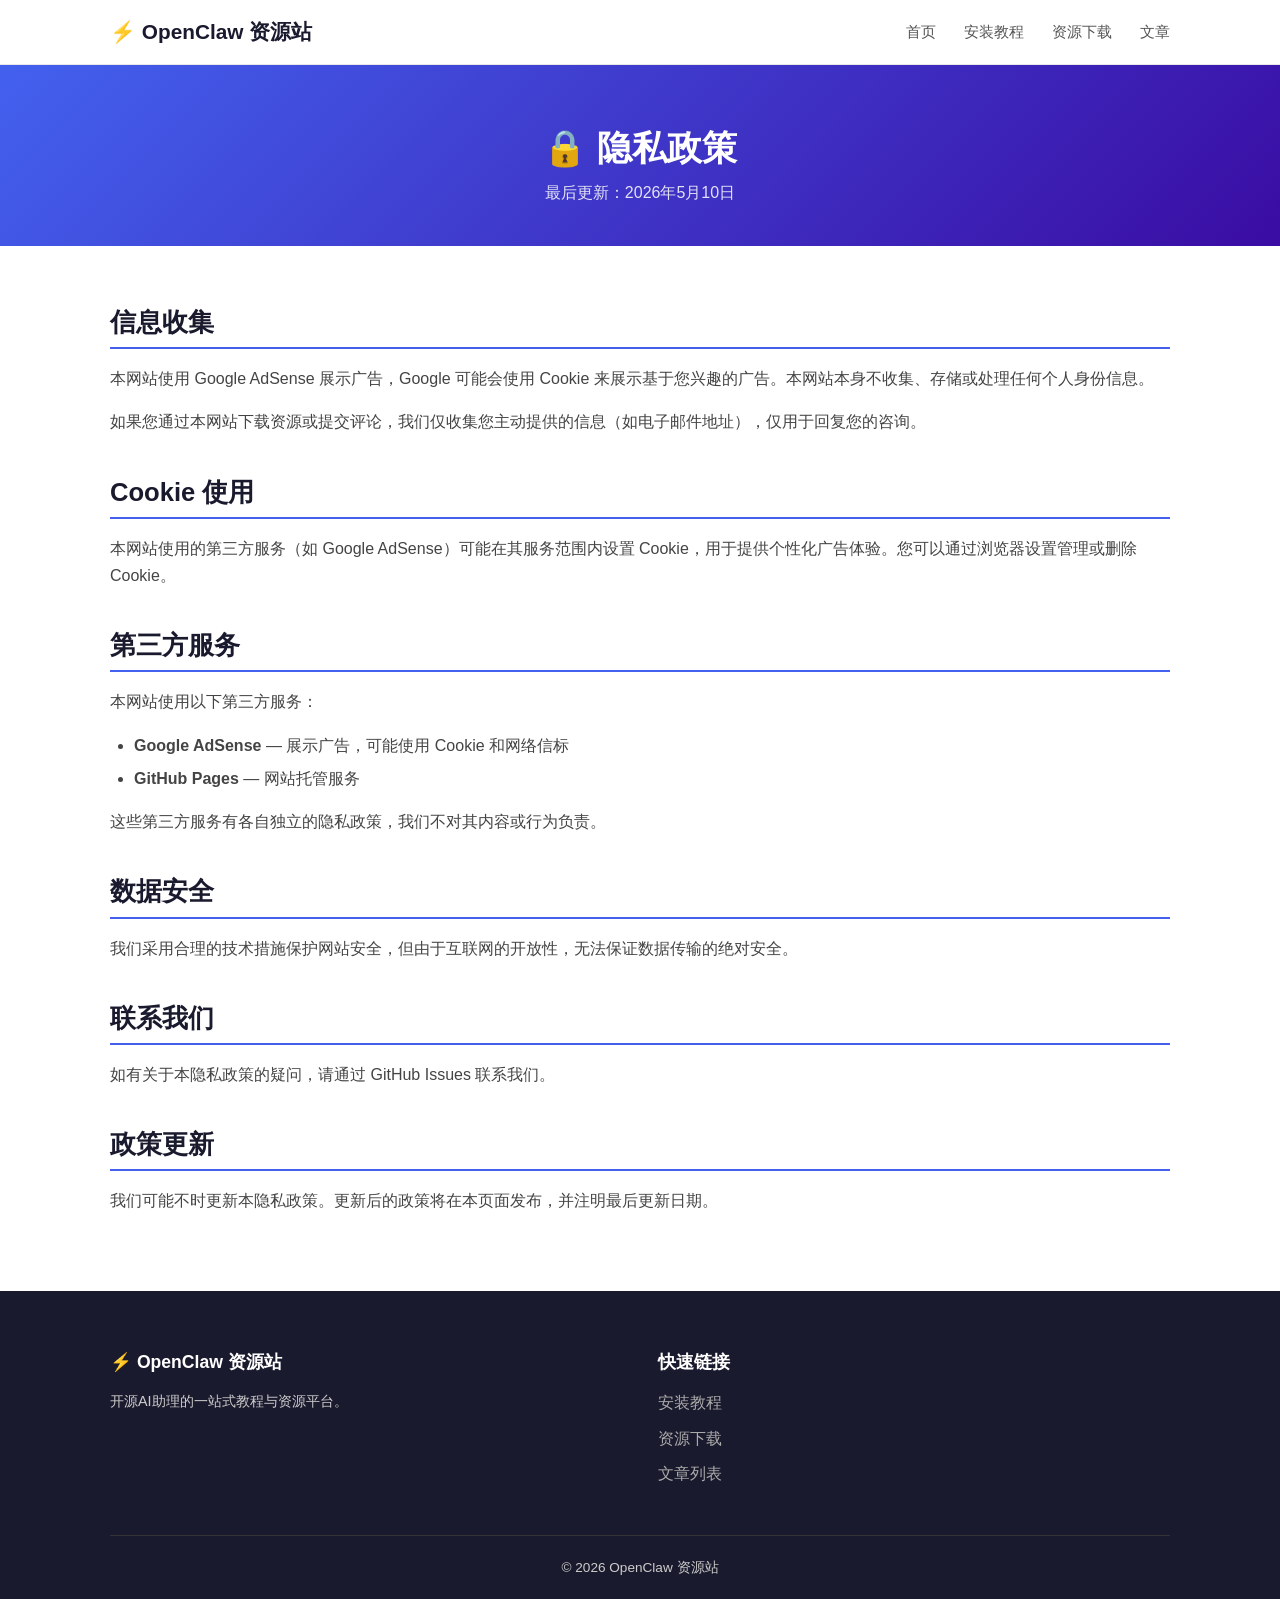
<file: pages/privacy.html>
<!DOCTYPE html>
<html lang="zh-CN">
<head>
    <meta charset="UTF-8">
    <meta name="viewport" content="width=device-width, initial-scale=1.0">
    <meta name="description" content="OpenClaw 资源站隐私政策 - 我们如何收集、使用和保护您的信息">
    <title>隐私政策 | OpenClaw 资源站</title>
    <link rel="stylesheet" href="../assets/css/style.css">
    <!-- Google AdSense -->
    <script async src="https://pagead2.googlesyndication.com/pagead/js/adsbygoogle.js?client=ca-pub-6856391807962529" crossorigin="anonymous"></script>
</head>
<body>
    <nav class="navbar">
        <div class="container">
            <a href="../index.html" class="logo">⚡ OpenClaw 资源站</a>
            <ul class="nav-links">
                <li><a href="../index.html">首页</a></li>
                <li><a href="install.html">安装教程</a></li>
                <li><a href="resources.html">资源下载</a></li>
                <li><a href="blog.html">文章</a></li>
            </ul>
            <button class="menu-toggle">☰</button>
        </div>
    </nav>

    <header class="page-header">
        <div class="container">
            <h1>🔒 隐私政策</h1>
            <p>最后更新：2026年5月10日</p>
        </div>
    </header>

    <section class="content-section">
        <div class="container">
            <h2>信息收集</h2>
            <p>本网站使用 Google AdSense 展示广告，Google 可能会使用 Cookie 来展示基于您兴趣的广告。本网站本身不收集、存储或处理任何个人身份信息。</p>
            <p>如果您通过本网站下载资源或提交评论，我们仅收集您主动提供的信息（如电子邮件地址），仅用于回复您的咨询。</p>

            <h2>Cookie 使用</h2>
            <p>本网站使用的第三方服务（如 Google AdSense）可能在其服务范围内设置 Cookie，用于提供个性化广告体验。您可以通过浏览器设置管理或删除 Cookie。</p>

            <h2>第三方服务</h2>
            <p>本网站使用以下第三方服务：</p>
            <ul>
                <li><strong>Google AdSense</strong> — 展示广告，可能使用 Cookie 和网络信标</li>
                <li><strong>GitHub Pages</strong> — 网站托管服务</li>
            </ul>
            <p>这些第三方服务有各自独立的隐私政策，我们不对其内容或行为负责。</p>

            <h2>数据安全</h2>
            <p>我们采用合理的技术措施保护网站安全，但由于互联网的开放性，无法保证数据传输的绝对安全。</p>

            <h2>联系我们</h2>
            <p>如有关于本隐私政策的疑问，请通过 GitHub Issues 联系我们。</p>

            <h2>政策更新</h2>
            <p>我们可能不时更新本隐私政策。更新后的政策将在本页面发布，并注明最后更新日期。</p>
        </div>
    </section>

    <footer class="footer">
        <div class="container">
            <div class="footer-content">
                <div class="footer-section">
                    <h3>⚡ OpenClaw 资源站</h3>
                    <p>开源AI助理的一站式教程与资源平台。</p>
                </div>
                <div class="footer-section">
                    <h3>快速链接</h3>
                    <ul>
                        <li><a href="install.html">安装教程</a></li>
                        <li><a href="resources.html">资源下载</a></li>
                        <li><a href="blog.html">文章列表</a></li>
                    </ul>
                </div>
            </div>
            <div class="footer-bottom">
                <p>&copy; 2026 OpenClaw 资源站</p>
            </div>
        </div>
    </footer>
    <script src="../assets/js/main.js"></script>
</body>
</html>
</file>
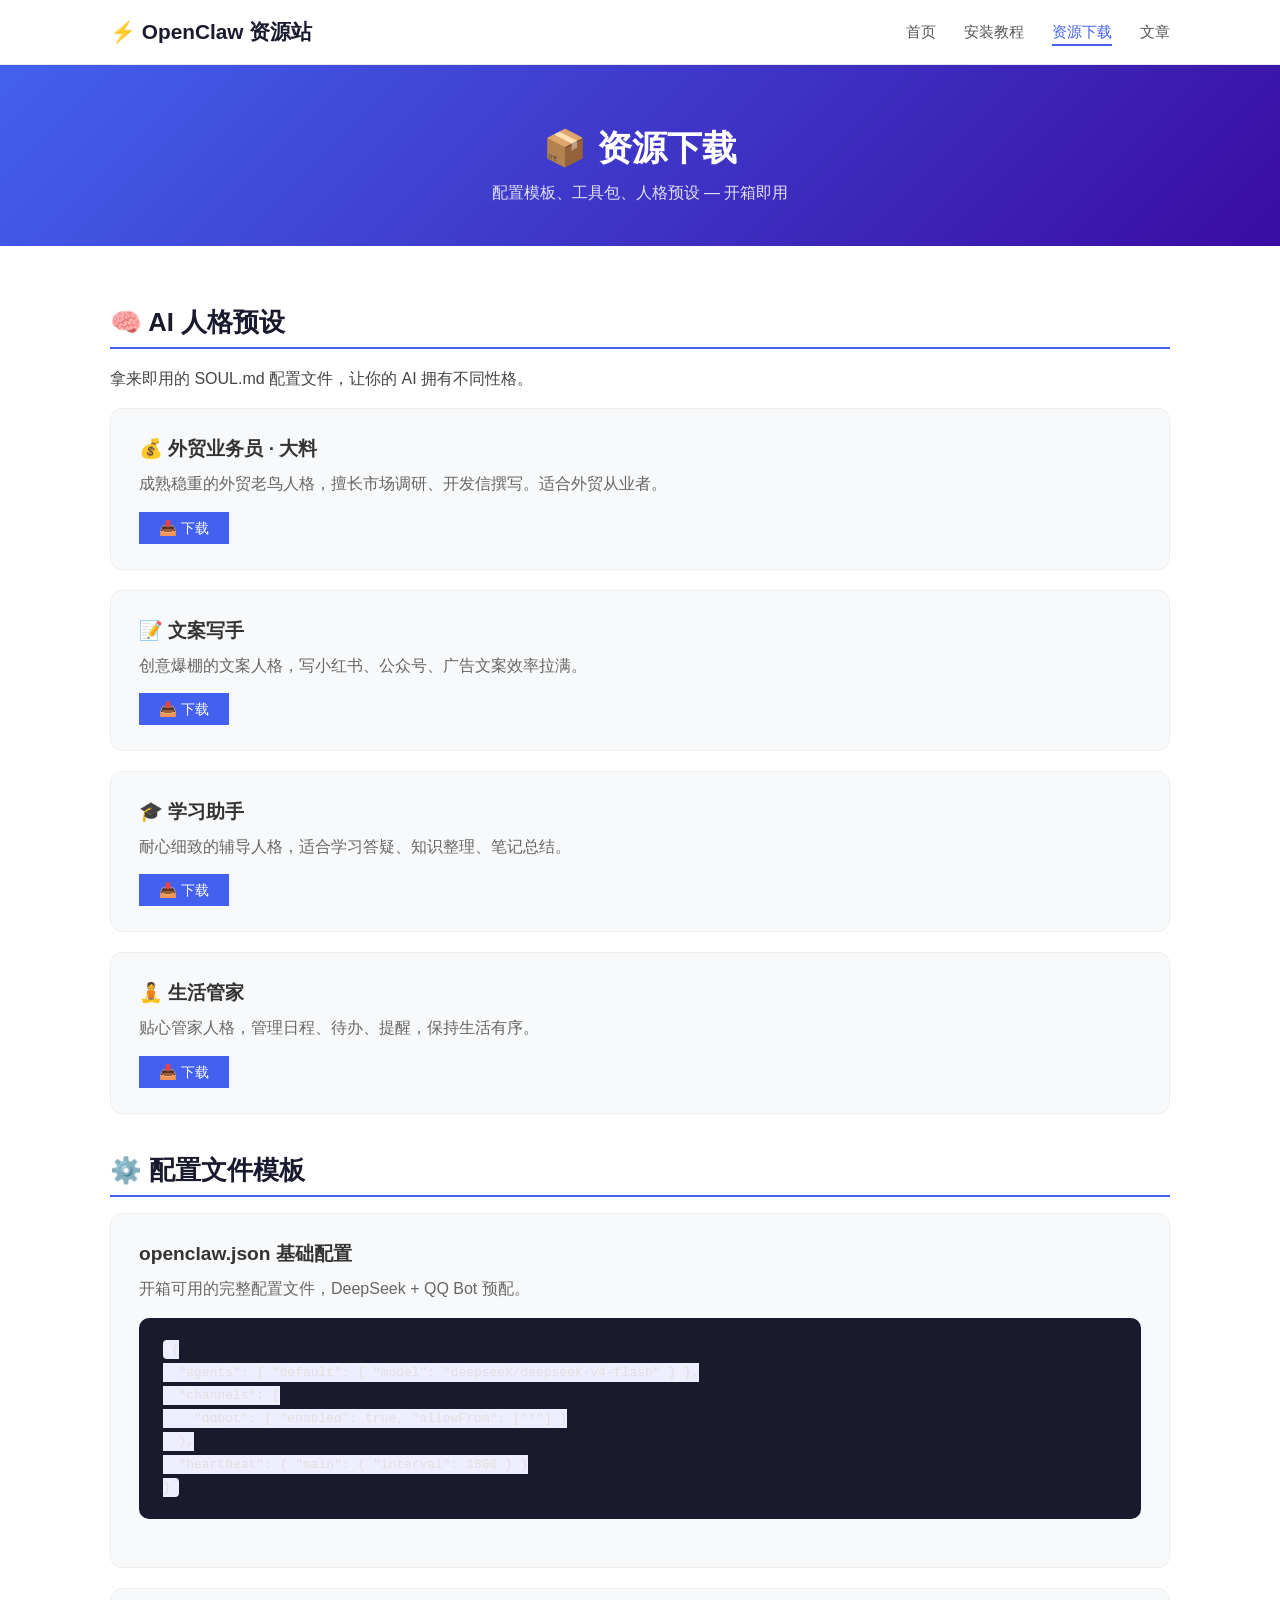
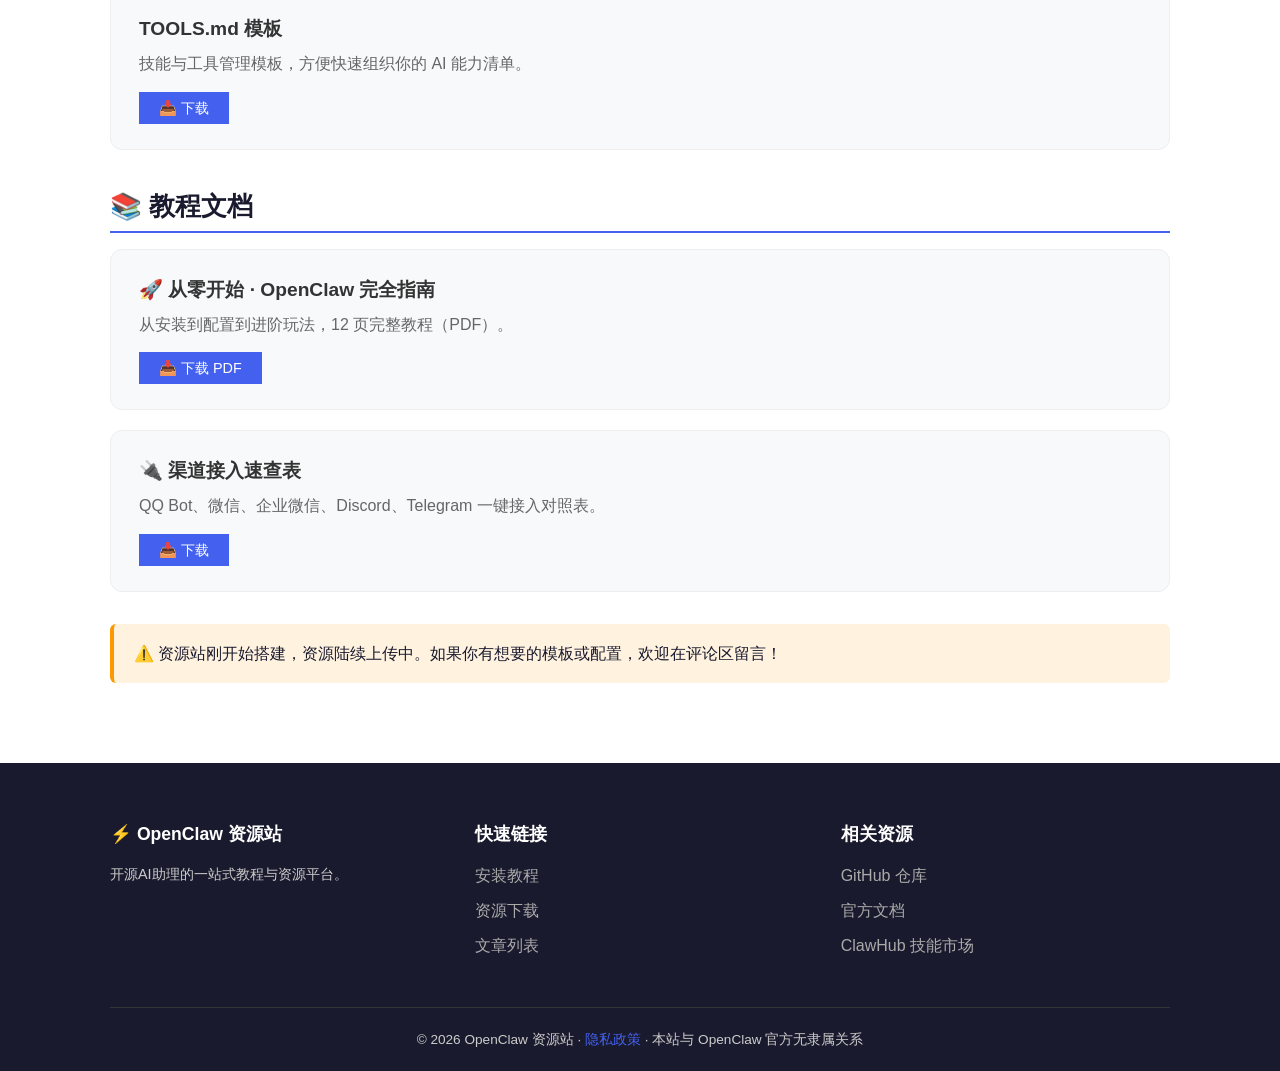
<file: pages/resources.html>
<!DOCTYPE html>
<html lang="zh-CN">
<head>
    <meta charset="UTF-8">
    <meta name="viewport" content="width=device-width, initial-scale=1.0">
    <meta name="description" content="OpenClaw 资源下载 - 配置模板、工具包、插件合集">
    <title>资源下载 | OpenClaw 资源站</title>
    <link rel="stylesheet" href="../assets/css/style.css">
    <!-- Google AdSense -->
    <script async src="https://pagead2.googlesyndication.com/pagead/js/adsbygoogle.js?client=ca-pub-6856391807962529" crossorigin="anonymous"></script>
</head>
<body>
    <nav class="navbar">
        <div class="container">
            <a href="../index.html" class="logo">⚡ OpenClaw 资源站</a>
            <ul class="nav-links">
                <li><a href="../index.html">首页</a></li>
                <li><a href="install.html">安装教程</a></li>
                <li><a href="resources.html" class="active">资源下载</a></li>
                <li><a href="blog.html">文章</a></li>
            </ul>
            <button class="menu-toggle" id="menuToggle">☰</button>
        </div>
    </nav>

    <header class="page-header">
        <div class="container">
            <h1>📦 资源下载</h1>
            <p>配置模板、工具包、人格预设 — 开箱即用</p>
        </div>
    </header>

    <section class="content-section">
        <div class="container">

            <h2>🧠 AI 人格预设</h2>
            <p>拿来即用的 SOUL.md 配置文件，让你的 AI 拥有不同性格。</p>

            <div class="resource-card">
                <h3>💰 外贸业务员 · 大料</h3>
                <p>成熟稳重的外贸老鸟人格，擅长市场调研、开发信撰写。适合外贸从业者。</p>
                <a href="#" class="btn-small" onclick="alert('即将上线')">📥 下载</a>
            </div>

            <div class="resource-card">
                <h3>📝 文案写手</h3>
                <p>创意爆棚的文案人格，写小红书、公众号、广告文案效率拉满。</p>
                <a href="#" class="btn-small" onclick="alert('即将上线')">📥 下载</a>
            </div>

            <div class="resource-card">
                <h3>🎓 学习助手</h3>
                <p>耐心细致的辅导人格，适合学习答疑、知识整理、笔记总结。</p>
                <a href="#" class="btn-small" onclick="alert('即将上线')">📥 下载</a>
            </div>

            <div class="resource-card">
                <h3>🧘 生活管家</h3>
                <p>贴心管家人格，管理日程、待办、提醒，保持生活有序。</p>
                <a href="#" class="btn-small" onclick="alert('即将上线')">📥 下载</a>
            </div>

            <h2>⚙️ 配置文件模板</h2>

            <div class="resource-card">
                <h3>openclaw.json 基础配置</h3>
                <p>开箱可用的完整配置文件，DeepSeek + QQ Bot 预配。</p>
                <pre><code>{
  "agents": { "default": { "model": "deepseek/deepseek-v4-flash" } },
  "channels": {
    "qqbot": { "enabled": true, "allowFrom": ["*"] }
  },
  "heartbeat": { "main": { "interval": 1800 } }
}</code></pre>
            </div>

            <div class="resource-card">
                <h3>TOOLS.md 模板</h3>
                <p>技能与工具管理模板，方便快速组织你的 AI 能力清单。</p>
                <a href="#" class="btn-small" onclick="alert('即将上线')">📥 下载</a>
            </div>

            <h2>📚 教程文档</h2>

            <div class="resource-card">
                <h3>🚀 从零开始 · OpenClaw 完全指南</h3>
                <p>从安装到配置到进阶玩法，12 页完整教程（PDF）。</p>
                <a href="#" class="btn-small" onclick="alert('即将上线')">📥 下载 PDF</a>
            </div>

            <div class="resource-card">
                <h3>🔌 渠道接入速查表</h3>
                <p>QQ Bot、微信、企业微信、Discord、Telegram 一键接入对照表。</p>
                <a href="#" class="btn-small" onclick="alert('即将上线')">📥 下载</a>
            </div>

            <div class="warn-box" style="margin-top: 32px;">
                ⚠️ 资源站刚开始搭建，资源陆续上传中。如果你有想要的模板或配置，欢迎在评论区留言！
            </div>

        </div>
    </section>

    <footer class="footer">
        <div class="container">
            <div class="footer-content">
                <div class="footer-section">
                    <h3>⚡ OpenClaw 资源站</h3>
                    <p>开源AI助理的一站式教程与资源平台。</p>
                </div>
                <div class="footer-section">
                    <h3>快速链接</h3>
                    <ul>
                        <li><a href="install.html">安装教程</a></li>
                        <li><a href="resources.html">资源下载</a></li>
                        <li><a href="blog.html">文章列表</a></li>
                    </ul>
                </div>
                <div class="footer-section">
                    <h3>相关资源</h3>
                    <ul>
                        <li><a href="https://github.com/openclaw/openclaw" target="_blank">GitHub 仓库</a></li>
                        <li><a href="https://docs.openclaw.ai" target="_blank">官方文档</a></li>
                        <li><a href="https://clawhub.ai" target="_blank">ClawHub 技能市场</a></li>
                    </ul>
                </div>
            </div>
            <div class="footer-bottom">
                <p>&copy; 2026 OpenClaw 资源站 · <a href="privacy.html">隐私政策</a> · 本站与 OpenClaw 官方无隶属关系</p>
            </div>
        </div>
    </footer>
    <script src="../assets/js/main.js"></script>
</body>
</html>
</file>
<file: assets/css/style.css>
/* ===================== Reset & Base ===================== */
*, *::before, *::after { box-sizing: border-box; margin: 0; padding: 0; }
html { scroll-behavior: smooth; }
body {
    font-family: -apple-system, BlinkMacSystemFont, "Segoe UI", "PingFang SC", "Microsoft YaHei", sans-serif;
    color: #1a1a2e; background: #f8f9fa; line-height: 1.7;
}
a { color: #4361ee; text-decoration: none; transition: color 0.2s; }
a:hover { color: #3a0ca3; }
.container { max-width: 1100px; margin: 0 auto; padding: 0 20px; }
h1, h2, h3, h4 { line-height: 1.3; }

/* ===================== Navigation ===================== */
.navbar {
    background: rgba(255,255,255,0.95); backdrop-filter: blur(10px);
    border-bottom: 1px solid #e8e8e8; position: sticky; top: 0; z-index: 100;
}
.navbar .container { display: flex; align-items: center; justify-content: space-between; padding: 0 20px; height: 64px; }
.logo { font-size: 1.3rem; font-weight: 700; color: #1a1a2e !important; }
.nav-links { display: flex; gap: 28px; list-style: none; }
.nav-links a { color: #555; font-weight: 500; font-size: 0.95rem; padding: 4px 0; border-bottom: 2px solid transparent; }
.nav-links a:hover, .nav-links a.active { color: #4361ee; border-bottom-color: #4361ee; }
.menu-toggle { display: none; background: none; border: none; font-size: 1.5rem; cursor: pointer; padding: 4px; }

/* ===================== Hero ===================== */
.hero {
    text-align: center; padding: 100px 20px 80px;
    background: linear-gradient(135deg, #4361ee 0%, #3a0ca3 100%);
    color: #fff;
}
.hero h1 { font-size: 3rem; margin-bottom: 16px; font-weight: 800; }
.hero-subtitle { font-size: 1.2rem; opacity: 0.9; margin-bottom: 36px; max-width: 600px; margin-left: auto; margin-right: auto; }
.hero-actions { display: flex; gap: 16px; justify-content: center; flex-wrap: wrap; }

/* ===================== Buttons ===================== */
.btn { display: inline-flex; align-items: center; gap: 6px; padding: 12px 32px; border-radius: 8px; font-weight: 600; font-size: 1rem; transition: all 0.2s; cursor: pointer; border: none; }
.btn-primary { background: #fff; color: #4361ee !important; }
.btn-primary:hover { transform: translateY(-2px); box-shadow: 0 4px 12px rgba(0,0,0,0.15); }
.btn-outline { background: transparent; color: #fff !important; border: 2px solid rgba(255,255,255,0.5); }
.btn-outline:hover { border-color: #fff; transform: translateY(-2px); }
.btn-small { padding: 8px 20px; font-size: 0.9rem; background: #4361ee; color: #fff !important; }
.btn-small:hover { background: #3a0ca3; }

/* ===================== Sections ===================== */
.section-title { text-align: center; font-size: 2rem; margin-bottom: 48px; }
section { padding: 80px 0; }

/* ===================== Features ===================== */
.features { background: #fff; }
.features-grid { display: grid; grid-template-columns: repeat(auto-fit, minmax(300px, 1fr)); gap: 28px; }
.feature-card {
    background: #f8f9fa; border-radius: 12px; padding: 32px; transition: transform 0.2s, box-shadow 0.2s;
    border: 1px solid #eee;
}
.feature-card:hover { transform: translateY(-4px); box-shadow: 0 8px 24px rgba(0,0,0,0.08); }
.feature-icon { font-size: 2.2rem; margin-bottom: 16px; }
.feature-card h3 { margin-bottom: 10px; font-size: 1.15rem; }
.feature-card p { color: #666; font-size: 0.95rem; }

/* ===================== Ad Container ===================== */
.ad-container {
    background: #f0f0f0; min-height: 90px; display: flex; align-items: center; justify-content: center;
    margin: 0 auto; max-width: 728px; border-radius: 8px;
}

/* ===================== Quickstart ===================== */
.quickstart { background: #fff; text-align: center; }
.code-block {
    display: inline-flex; align-items: center; gap: 12px;
    background: #1a1a2e; padding: 14px 24px; border-radius: 10px; margin-bottom: 20px;
}
.code-block code { color: #6dffa0; font-family: 'JetBrains Mono', 'Fira Code', monospace; font-size: 1rem; }
.copy-btn { background: #4361ee; border: none; color: #fff; padding: 6px 16px; border-radius: 6px; cursor: pointer; font-size: 0.85rem; transition: background 0.2s; }
.copy-btn:hover { background: #3a0ca3; }
.quickstart-note { color: #888; font-size: 0.9rem; margin-bottom: 36px; }
.quickstart-steps { display: flex; flex-direction: column; gap: 20px; max-width: 500px; margin: 0 auto; text-align: left; }
.step { display: flex; gap: 16px; align-items: flex-start; }
.step-num {
    width: 36px; height: 36px; border-radius: 50%; background: #4361ee; color: #fff;
    display: flex; align-items: center; justify-content: center; font-weight: 700; flex-shrink: 0;
}
.step h4 { margin-bottom: 4px; }
.step p { color: #666; font-size: 0.9rem; }

/* ===================== Posts ===================== */
.latest-posts { background: #f8f9fa; }
.posts-grid { display: grid; grid-template-columns: repeat(auto-fit, minmax(300px, 1fr)); gap: 24px; }
.post-card { background: #fff; padding: 28px; border-radius: 12px; border: 1px solid #eee; transition: transform 0.2s, box-shadow 0.2s; }
.post-card:hover { transform: translateY(-3px); box-shadow: 0 6px 20px rgba(0,0,0,0.06); }
.post-meta { font-size: 0.85rem; color: #999; margin-bottom: 8px; }
.post-card h3 { font-size: 1.1rem; margin-bottom: 8px; }
.post-card h3 a { color: #1a1a2e; }
.post-card h3 a:hover { color: #4361ee; }
.post-card p { color: #666; font-size: 0.95rem; }

/* ===================== Footer ===================== */
.footer { background: #1a1a2e; color: #ccc; padding: 60px 0 0; }
.footer-content { display: grid; grid-template-columns: repeat(auto-fit, minmax(200px, 1fr)); gap: 36px; margin-bottom: 40px; }
.footer-section h3 { color: #fff; margin-bottom: 16px; font-size: 1.1rem; }
.footer-section ul { list-style: none; }
.footer-section ul li { margin-bottom: 8px; }
.footer-section a { color: #aaa; }
.footer-section a:hover { color: #fff; }
.footer-section p { font-size: 0.9rem; }
.footer-bottom { border-top: 1px solid #333; padding: 20px 0; text-align: center; font-size: 0.85rem; }

/* ===================== Page Content ===================== */
.page-header { text-align: center; padding: 60px 20px 40px; background: linear-gradient(135deg, #4361ee, #3a0ca3); color: #fff; }
.page-header h1 { font-size: 2.2rem; margin-bottom: 8px; }
.page-header p { opacity: 0.85; }
.content-section { background: #fff; padding: 60px 0; }
.content-section h2 { font-size: 1.6rem; margin: 40px 0 16px; padding-bottom: 8px; border-bottom: 2px solid #4361ee; }
.content-section h2:first-child { margin-top: 0; }
.content-section h3 { font-size: 1.2rem; margin: 28px 0 12px; color: #333; }
.content-section p { margin-bottom: 16px; color: #444; }
.content-section ul, .content-section ol { margin: 0 0 16px 24px; color: #444; }
.content-section li { margin-bottom: 6px; }
.content-section code {
    background: #eef; padding: 2px 8px; border-radius: 4px; font-family: 'JetBrains Mono', 'Fira Code', monospace; font-size: 0.9em;
}
pre {
    background: #1a1a2e; color: #e0e0e0; padding: 20px 24px; border-radius: 10px; overflow-x: auto;
    font-family: 'JetBrains Mono', 'Fira Code', monospace; font-size: 0.9rem; line-height: 1.6; margin-bottom: 20px;
}
pre code { background: none; padding: 0; color: inherit; font-size: inherit; }
.tip-box { background: #e8f4fd; border-left: 4px solid #4361ee; padding: 16px 20px; border-radius: 6px; margin-bottom: 20px; }
.warn-box { background: #fff3e0; border-left: 4px solid #ff9800; padding: 16px 20px; border-radius: 6px; margin-bottom: 20px; }

/* ===================== Resources Page ===================== */
.resource-card { background: #f8f9fa; border-radius: 12px; padding: 28px; margin-bottom: 20px; border: 1px solid #eee; }
.resource-card h3 { margin-top: 0; margin-bottom: 8px; }
.resource-card p { margin-bottom: 16px; color: #666; }

/* ===================== Blog Page ===================== */
.blog-list { max-width: 800px; margin: 0 auto; }
.blog-item { padding: 24px 0; border-bottom: 1px solid #eee; }
.blog-item:last-child { border-bottom: none; }
.blog-item .date { font-size: 0.85rem; color: #999; margin-bottom: 4px; }
.blog-item h3 { font-size: 1.2rem; margin-bottom: 6px; }
.blog-item h3 a { color: #1a1a2e; }
.blog-item h3 a:hover { color: #4361ee; }
.blog-item p { color: #666; font-size: 0.95rem; }

/* ===================== Responsive ===================== */
@media (max-width: 768px) {
    .navbar .container { height: 56px; }
    .nav-links { display: none; position: absolute; top: 56px; left: 0; right: 0; background: #fff; flex-direction: column; padding: 16px 20px; border-bottom: 1px solid #e8e8e8; gap: 12px; }
    .nav-links.open { display: flex; }
    .menu-toggle { display: block; }
    .hero { padding: 60px 20px 40px; }
    .hero h1 { font-size: 2rem; }
    .features-grid, .posts-grid { grid-template-columns: 1fr; }
    section { padding: 48px 0; }
    .footer-content { grid-template-columns: 1fr; }
    .code-block { flex-direction: column; align-items: stretch; width: 100%; }
    .code-block code { font-size: 0.85rem; word-break: break-all; }
}
</file>
